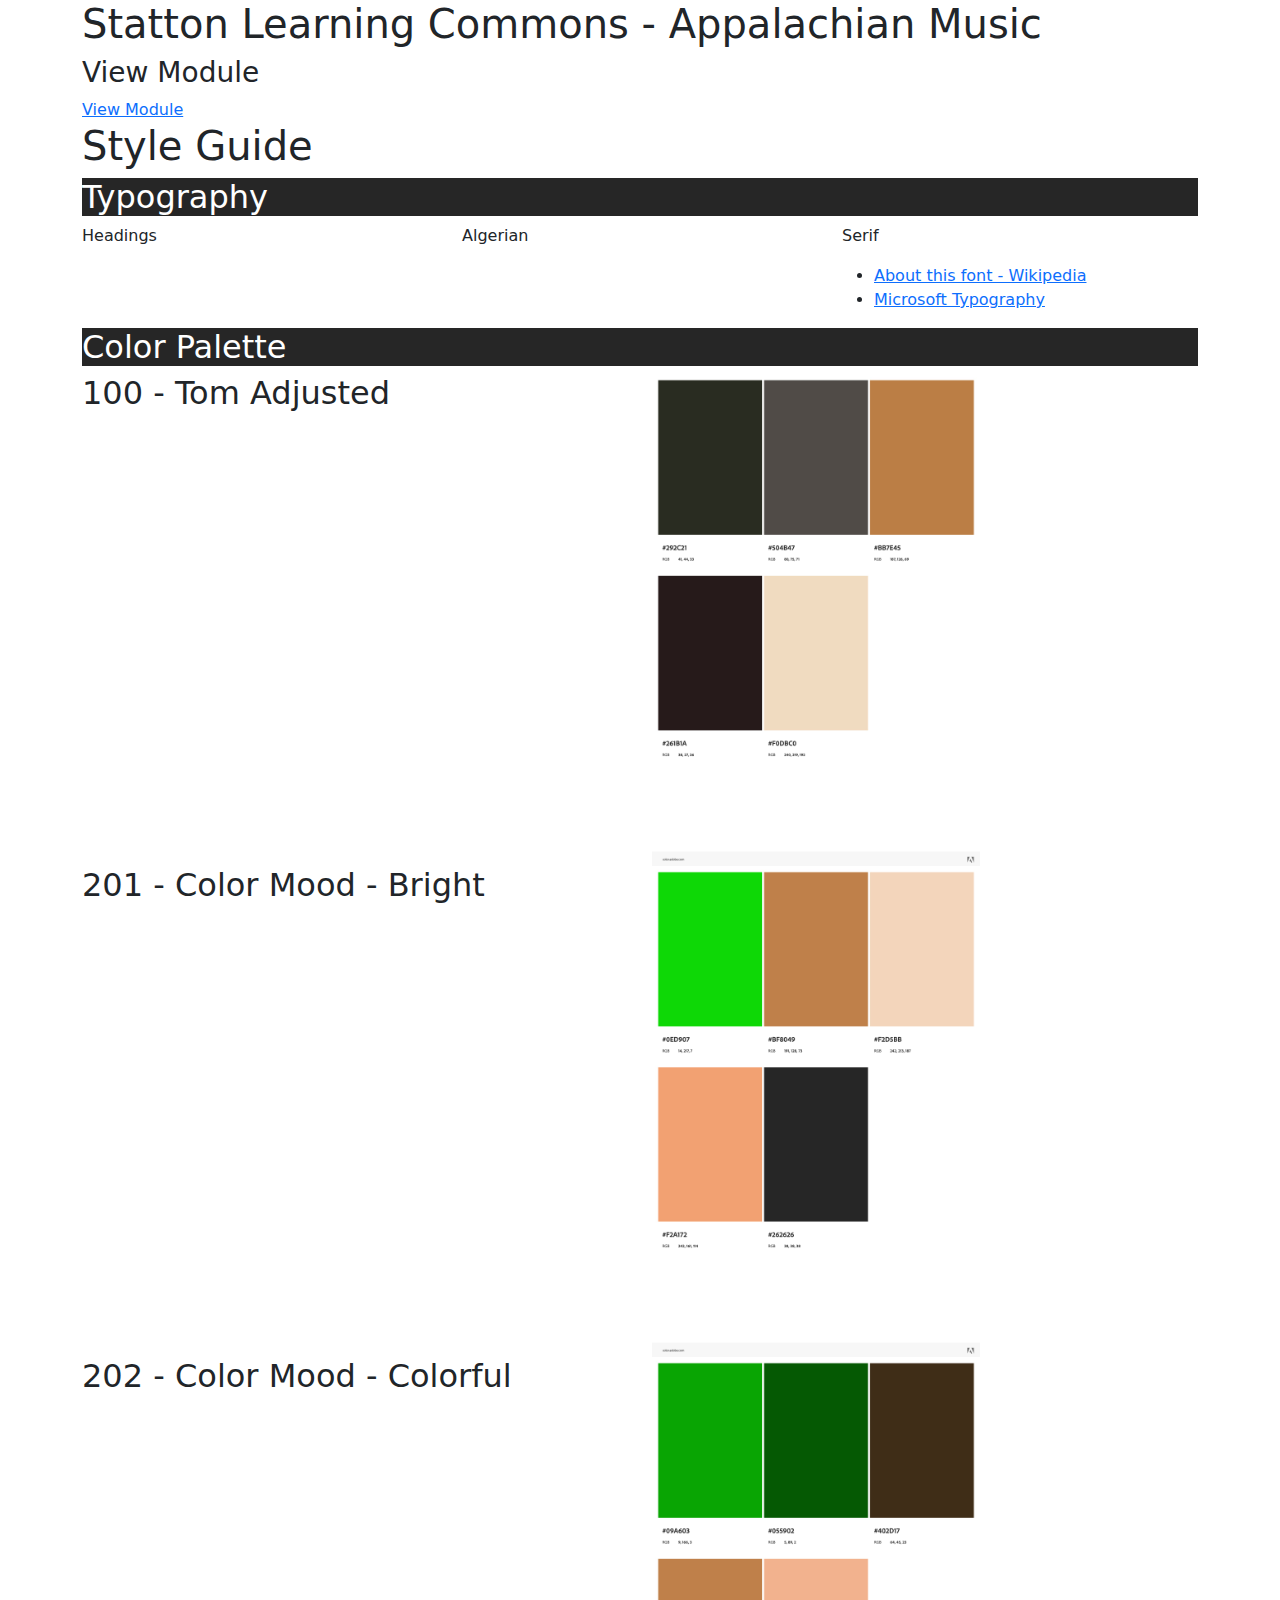
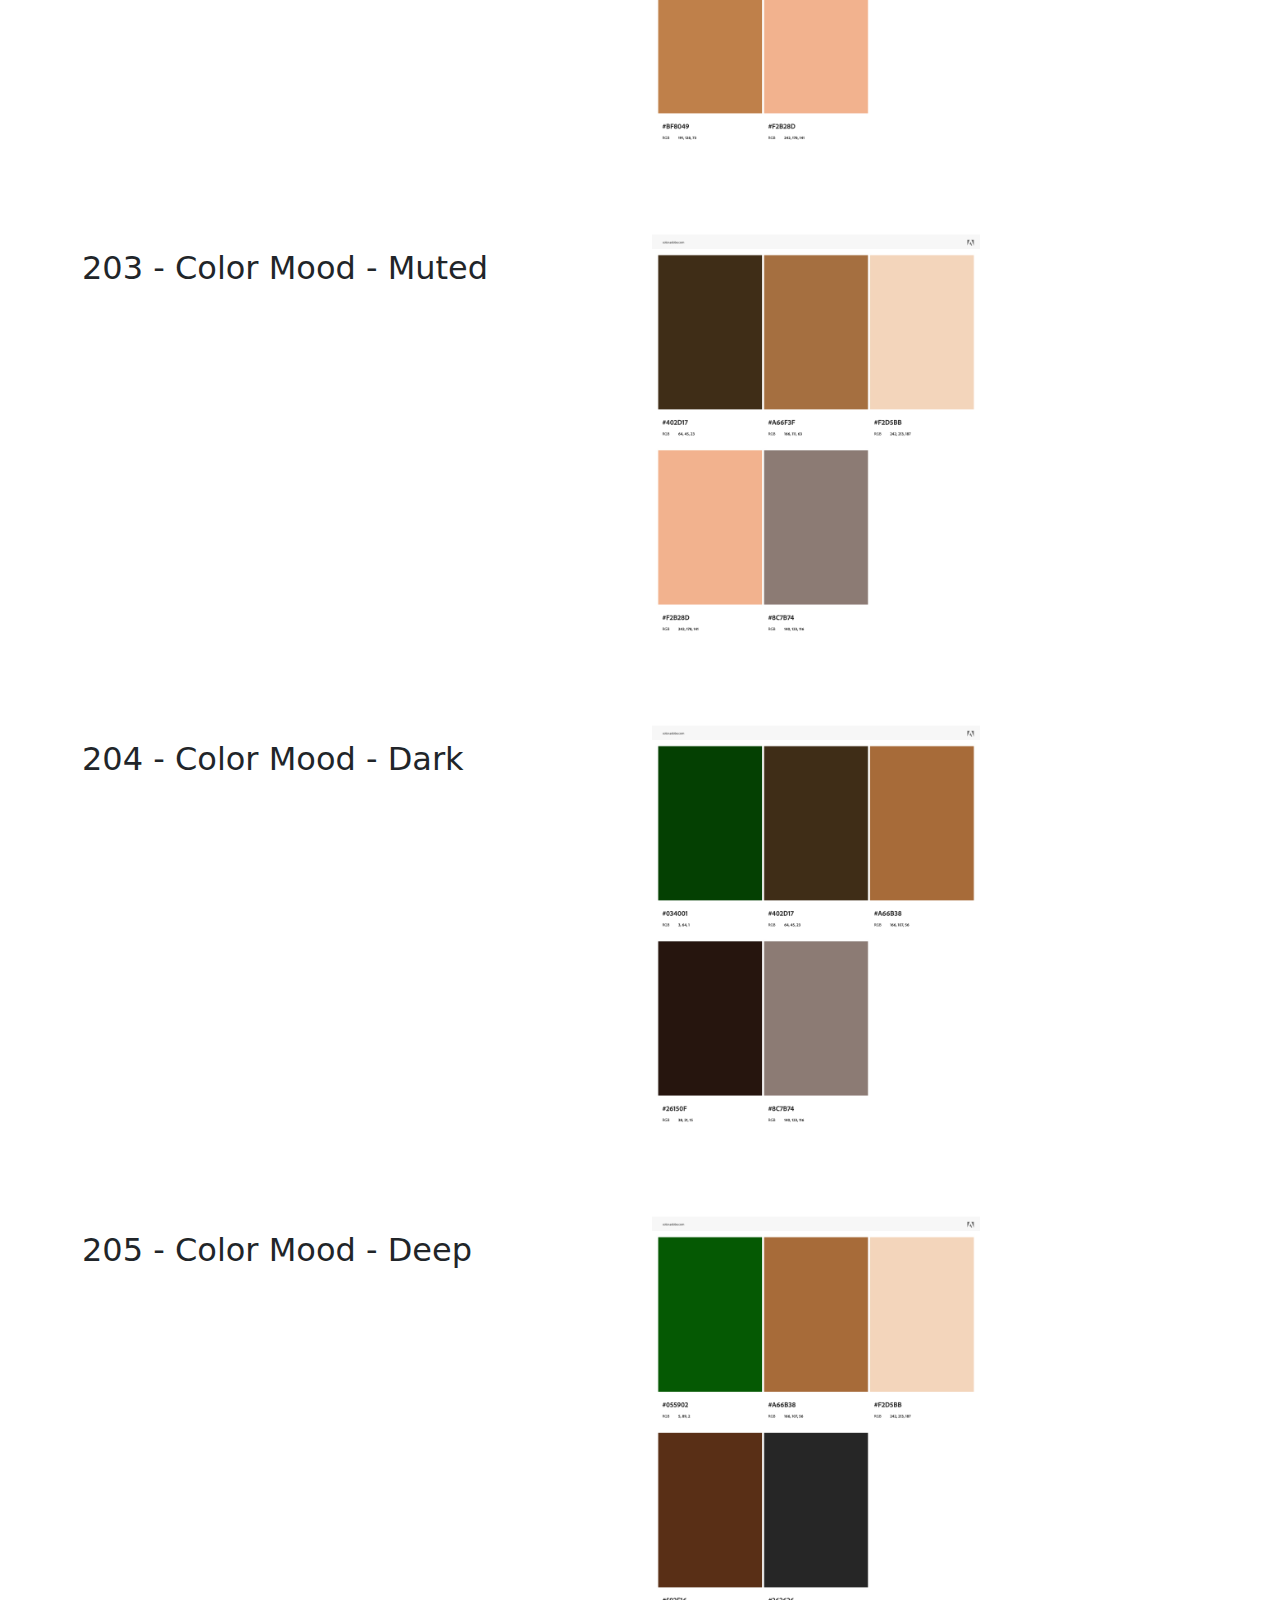
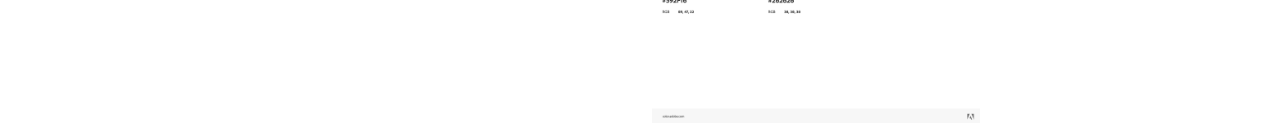
<file: index.html>
<!doctype html>
<html lang="en">
<head>
<title>SLC - Appalachian Music</title>
<meta charset="utf-8">
<meta name="viewport" content="width=device-width, initial-scale=1">
<link href="https://cdn.jsdelivr.net/npm/bootstrap@5.3.3/dist/css/bootstrap.min.css" rel="stylesheet" integrity="sha384-QWTKZyjpPEjISv5WaRU9OFeRpok6YctnYmDr5pNlyT2bRjXh0JMhjY6hW+ALEwIH" crossorigin="anonymous">
</head>
<body>
<div class="container">
	<div class="row">
		<div class="col-md-12">
			<h1>Statton Learning Commons - Appalachian Music</h1>
    		<h3>View Module</h3>
    		<a href="Appalachian%20Music/story.html">View Module</a>
		</div>	
	</div>
	<div class="row">
		<div class="col-md-12">
			<h1>Style Guide</h1>
		</div>
	</div>
	<div class="row">
		<div class="col-md-12">
			<h2 style="background:#262626;color:white;">Typography</h2>
		</div>
	</div>
<!-- Heading -->
	<div class="row">
		<div class="col-md-4">
			Headings
		</div>
		<div class="col-md-4">
			Algerian
		</div>
		<div class="col-md-4">
			<p>Serif</p>
			<ul>
			<li><a href="https://en.wikipedia.org/wiki/Algerian_(typeface)">About this font - Wikipedia</a></li>
			<li><a href="https://learn.microsoft.com/en-us/typography/font-list/algerian">Microsoft Typography</a></li>
			</ul>
		</div>
	</div>
<!-- Body Text -->

	<div class="row">
		<div class="col-md-12">
			<h2 style="background:#262626;color:white;">Color Palette</h2>
		</div>
	</div>
	<div class="row">
		<div class="col-md-6">
			<h2>100 - Tom Adjusted</h2>
		</div>
		<div class="col-md-6">
			<img width="60%" height="*" src="images/Appalachian-Music-01.jpg">
		</div>
	</div>
	<div class="row">
		<div class="col-md-6">
			<h2>201 - Color Mood - Bright</h2>
		</div>
		<div class="col-md-6">
			<img width="60%" height="*" src="images/Appalachian-Music-02.jpg">
		</div>
	</div>
	<div class="row">
		<div class="col-md-6">
			<h2>202 - Color Mood - Colorful</h2>
		</div>
		<div class="col-md-6">
			<img width="60%" height="*" src="images/Appalachian-Music-03.jpg">
		</div>
	</div>
	<div class="row">
		<div class="col-md-6">
			<h2>203 - Color Mood - Muted</h2>
		</div>
		<div class="col-md-6">
			<img width="60%" height="*" src="images/Appalachian-Music-04.jpg">
		</div>
	</div>
	<div class="row">
		<div class="col-md-6">
			<h2>204 - Color Mood - Dark</h2>
		</div>
		<div class="col-md-6">
			<img width="60%" height="*" src="images/Appalachian-Music-05.jpg">
		</div>
	</div>
	<div class="row">
		<div class="col-md-6">
			<h2>205 - Color Mood - Deep</h2>
		</div>
		<div class="col-md-6">
			<img width="60%" height="*" src="images/Appalachian-Music-05-01.jpg">
		</div>
	</div>
</div>
<script src="https://cdn.jsdelivr.net/npm/@popperjs/core@2.11.8/dist/umd/popper.min.js" integrity="sha384-I7E8VVD/ismYTF4hNIPjVp/Zjvgyol6VFvRkX/vR+Vc4jQkC+hVqc2pM8ODewa9r" crossorigin="anonymous"></script>
<script src="https://cdn.jsdelivr.net/npm/bootstrap@5.3.3/dist/js/bootstrap.min.js" integrity="sha384-0pUGZvbkm6XF6gxjEnlmuGrJXVbNuzT9qBBavbLwCsOGabYfZo0T0to5eqruptLy" crossorigin="anonymous"></script>
</body>
</html>
</file>
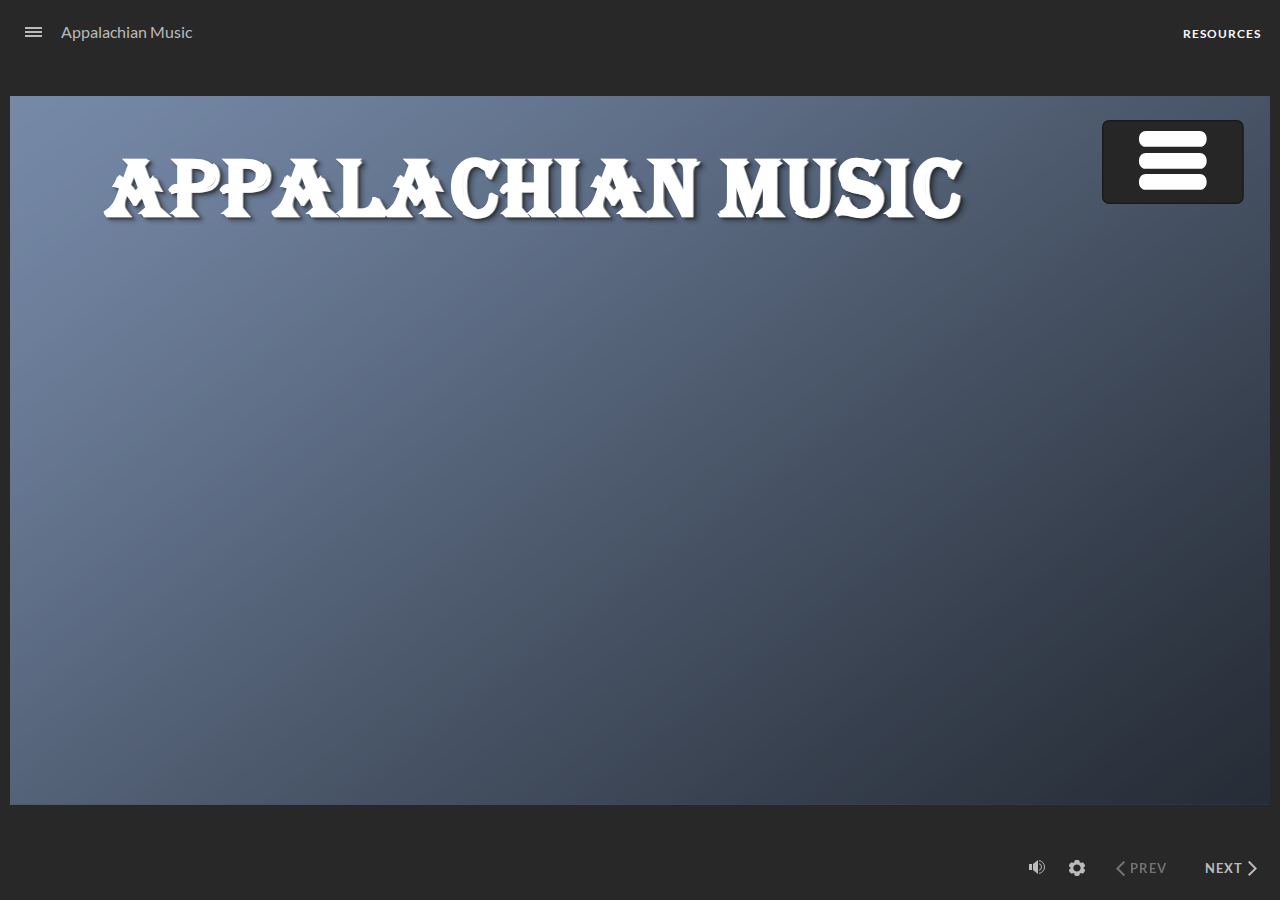
<file: Appalachian Music/story.html>
﻿<!doctype html>
<html lang="en-US">
<head>
  <meta charset="utf-8">
  <!-- Created using Storyline 360 x64 - http://www.articulate.com  -->
  <!-- version: 3.95.33670.0 -->
  <title>Appalachian Music</title>
  <meta http-equiv="x-ua-compatible" content="IE=edge"/>
  <meta name="viewport" content="width=device-width,initial-scale=1,user-scalable=no,shrink-to-fit=no,minimal-ui"/>
  <meta name="apple-mobile-web-app-capable" content="yes"/>
  <style>
    html, body { height: 100%; padding: 0; margin: 0 }
    #app { height: 100%; width: 100%; }
  </style>

  <script>
    window.DS = {};
    window.globals = {
      DATA_PATH_BASE: '',
      HAS_FRAME: true,
      HAS_SLIDE: true,

      lmsPresent: false,
      tinCanPresent: false,
      cmi5Present: false,
      aoSupport: false,
      scale: 'noscale',
      captureRc: false,
      browserSize: 'optimal',
      bgColor: '#282828',
      features: 'DropInAcc,DropInBase,DropInCore,DropInInteractions,DropInMisc,DropInVectors,DropInVideo,LayerPresentAsDialog,MultipleQuizTracking,UpdatedThemeEditor',
      themeName: 'unified',
      preloaderColor: '#FFFFFF',
      suppressAnalytics: false,
      productChannel: 'stable',
      publishSource: 'storyline',
      aid: 'aid|d3e149d4-6d09-456f-bc69-fa8b227cc534',
      cid: 'ecc668c7-6fde-4c43-90f1-6bd2ea7ea9e3',
      playerVersion: '3.95.33670.0',
      publishTimestamp: '2025-01-02T21:15:18.4044416Z',
      maxIosVideoElements: 10,
      connectionSettings: { message: 'You%20are%20offline.%20Trying%20to%20reconnect...', useDarkTheme: false, mode: 'disabled' },
      hasFeature: function(feature) {
        return this.features.split(',').includes(feature);
      },
      
      parseParams: function(qs) {
        if (window.globals.parsedParams != null) {
          return window.globals.parsedParams;
        }
        qs = (qs || window.location.search.substr(1)).split('+').join(' ');
        var params = {},
            tokens,
            re = /[?&]?([^=]+)=([^&]*)/g;

        while (tokens = re.exec(qs)) {
          params[decodeURIComponent(tokens[1]).trim()] =
            decodeURIComponent(tokens[2]).trim();
        }
        window.globals.parsedParams = params;
        return params;
      }

    };
  </script>
  <script>
    var isIe11 = ('ActiveXObject' in window || window.MSBlobBuilder != null)
      && window.msCrypto != null && !window.ActiveXObject;
    if (isIe11) {
      window.globals.unsupportedBrowser = true;
      document.write(atob('[base64]'));
    }
  </script>

  <script>
    if (window.globals.hasFeature('MultiLanguageSinglePackageSupport')) {
      
      
    }
  </script>

  
  <script>window.THREE = { };</script>
  
</head>
<body style="background: #282828" class="cs-HTML theme-unified">
  <!-- 360 -->
  <script>!function(){var e,i=/iPhone/i,o=/iPod/i,n=/iPad/i,t=/\biOS-universal(?:.+)Mac\b/i,r=/\bAndroid(?:.+)Mobile\b/i,a=/Android/i,d=/(?:SD4930UR|\bSilk(?:.+)Mobile\b)/i,p=/Silk/i,l=/Windows Phone/i,u=/\bWindows(?:.+)ARM\b/i,b=/BlackBerry/i,s=/BB10/i,c=/Opera Mini/i,f=/\b(CriOS|Chrome)(?:.+)Mobile/i,h=/Mobile(?:.+)Firefox\b/i,v=function(e){return void 0!==e&&"MacIntel"===e.platform&&"number"==typeof e.maxTouchPoints&&e.maxTouchPoints>1&&"undefined"==typeof MSStream};e=function(e){var m={userAgent:"",platform:"",maxTouchPoints:0};e||"undefined"==typeof navigator?"string"==typeof e?m.userAgent=e:e&&e.userAgent&&(m={userAgent:e.userAgent,platform:e.platform,maxTouchPoints:e.maxTouchPoints||0}):m={userAgent:navigator.userAgent,platform:navigator.platform,maxTouchPoints:navigator.maxTouchPoints||0};var g=m.userAgent,y=g.split("[FBAN");void 0!==y[1]&&(g=y[0]),void 0!==(y=g.split("Twitter"))[1]&&(g=y[0]);var A=function(e){return function(i){return i.test(e)}}(g),w={apple:{phone:A(i)&&!A(l),ipod:A(o),tablet:!A(i)&&(A(n)||v(m))&&!A(l),universal:A(t),device:(A(i)||A(o)||A(n)||A(t)||v(m))&&!A(l)},amazon:{phone:A(d),tablet:!A(d)&&A(p),device:A(d)||A(p)},android:{phone:!A(l)&&A(d)||!A(l)&&A(r),tablet:!A(l)&&!A(d)&&!A(r)&&(A(p)||A(a)),device:!A(l)&&(A(d)||A(p)||A(r)||A(a))||A(/\bokhttp\b/i)},windows:{phone:A(l),tablet:A(u),device:A(l)||A(u)},other:{blackberry:A(b),blackberry10:A(s),opera:A(c),firefox:A(h),chrome:A(f),device:A(b)||A(s)||A(c)||A(h)||A(f)},any:!1,phone:!1,tablet:!1};return w.any=w.apple.device||w.android.device||w.windows.device||w.other.device,w.phone=w.apple.phone||w.android.phone||w.windows.phone,w.tablet=w.apple.tablet||w.android.tablet||w.windows.tablet,w}(),"object"==typeof exports&&"undefined"!=typeof module?module.exports=e:"function"==typeof define&&define.amd?define((function(){return e})):this.isMobile=e}();
    window.isMobile.apple.tablet = window.isMobile.apple.tablet ||
      (navigator.platform === 'MacIntel' && navigator.maxTouchPoints > 1);
    window.isMobile.apple.device = window.isMobile.apple.device || window.isMobile.apple.tablet;
    window.isMobile.tablet = window.isMobile.tablet || window.isMobile.apple.tablet;
    window.isMobile.any = window.isMobile.any || window.isMobile.apple.tablet;
  </script>

  <div id="focus-sink" tabindex="-1"></div>

  <div id="preso"></div>
  <script>
    (function() {

      var classTypes = [ 'desktop', 'mobile', 'phone', 'tablet' ];

      var addDeviceClasses = function(prefix, testObj) {
        var curr, i;
        for (i = 0; i < classTypes.length; i++) {
          curr = classTypes[i];
          if (testObj[curr]) {
            document.body.classList.add(prefix + curr);
          }
        }
      };

      var params = window.globals.parseParams(),
          isDevicePreview = params.devicepreview === '1',
          isPhoneOverride = params.deviceType === 'phone' || (isDevicePreview && params.phone == '1'),
          isTabletOverride = (params.deviceType === 'tablet' || isDevicePreview) && !isPhoneOverride,
          isMobileOverride = isPhoneOverride || isTabletOverride;

      var deviceView = {
        desktop: !window.isMobile.any && !isMobileOverride,
        mobile: window.isMobile.any || isMobileOverride,
        phone: isPhoneOverride || (window.isMobile.phone && !isTabletOverride),
        tablet: isTabletOverride || window.isMobile.tablet
      };

      window.globals.deviceView = deviceView;
      window.isMobile.desktop = !window.isMobile.any;
      window.isMobile.mobile = window.isMobile.any;

      addDeviceClasses('view-', deviceView);

    })();
  </script>
  
  <script src='story_content/triggers.js' type=text/javascript></script>
<script src='story_content/user.js' type=text/javascript></script>
  <div class="slide-loader"></div>

  <script>
    var doc = document, loader = doc.body.querySelector('.slide-loader'); [ 1, 2, 3 ].forEach(function(n) { var d = doc.createElement('div'); d.style.backgroundColor = window.globals.preloaderColor; d.classList.add('mobile-loader-dot'); d.classList.add('dot' + n); loader.appendChild(d); });
  </script>

  <div class="mobile-load-title-overlay" style="display: none">
    <div class="mobile-load-title">Appalachian Music</div>
  </div>

  <div class="mobile-chrome-warning"></div>

  
<style>
  .warn-connection-dialog {
    display: none;
    background: transparent;
    pointer-events: all;
    position: fixed;
    left: 0;
    top: 0;
    width: 100%;
    height: 100%;
    z-index: 999;
  }

  .warn-connection-content {
    pointer-events: all;
    border-radius: 4px;
    background: white;
    border: 1px solid #E7E7E7;
    color: #333333;
    box-shadow: 0 2px 4px rgba(0, 0, 0, 0.25);
    transition: all 150ms ease-out;
    position: absolute;
    white-space: nowrap;
  }

  .view-phone.is-landscape .warn-connection-content {
    left: 23px;
    bottom: 23px;
  }

  .view-tablet.is-landscape .warn-connection-content {
    left: 50%;
    top: 20px;
    transform: translateX(-50%);
  }

  .view-mobile.is-portrait .warn-connection-content {
    transform: translate(-50%, calc(-100% - 15px));
  }

  .warn-connection-content p {
    display: inline-block;
    margin: 0 8px 0 0;
    line-height: 33px;
    font-size: 11px;
  }

  .warn-connection-content svg {
    position: relative;
    vertical-align: middle;
    margin: 0 2px 2px 8px;
  }

  .view-desktop .warn-connection-content {
    left: 1.5em;
    bottom: 1.5em;
  }

  .view-desktop .warn-connection-content p {
    font-size: 1.1em;
  }

  .is-offline .warn-connection-dialog {
    display: block;
  }

  .is-offline .cs-panel * {
    pointer-events: none !important;
  }

  .is-offline .cs-panel {
    pointer-events: all !important;
  }

  .is-offline #nav-controls * {
    pointer-events: none !important;
  }

  .is-offline #nav-controls {
    pointer-events: all !important;
  }
</style>

<div class="warn-connection-dialog" role="alertdialog" aria-modal="true" tabindex="0" aria-labelledby="warn-connection-message">
  <div class="warn-connection-content">
    <svg width="17" height="15" viewBox="0 0 17 15" xmlns="http://www.w3.org/2000/svg">
      <path fill="#8F0000" stroke="white" d="M16.07,12.98 L15.88,12.23 L9.51,1.21 C8.97,0.26,7.6,0.26,7.06,1.21 L0.69,12.23 C0.15,13.16,0.81,14.36,1.91,14.36 H14.65 C15.47,14.36,16.05,13.7,16.07,12.98 Z"/>
      <path fill="white" stroke="white" d="M8.58,5.5 C8.35,5.28,8.5,5.35,8.21,5.32 C8.09,5.35,7.97,5.49,7.96,5.67 C7.97,5.79,7.98,5.92,7.98,6.04 L7.98,6.04 C7.99,6.17,8,6.31,8.01,6.43 L8.01,6.44 C8.03,6.92,8.06,7.41,8.09,7.9 L8.09,7.9 C8.12,8.39,8.14,8.88,8.17,9.37 C8.17,9.39,8.18,9.42,8.2,9.44 C8.23,9.46,8.25,9.47,8.28,9.47 C8.31,9.47,8.34,9.46,8.35,9.44 C8.37,9.43,8.38,9.4,8.39,9.35 L8.39,9.34 C8.39,9.24,8.4,9.15,8.4,9.05 L8.4,9.05 C8.41,8.96,8.41,8.86,8.42,8.75 C8.43,8.44,8.45,8.12,8.47,7.81 L8.47,7.81 C8.49,7.49,8.51,7.18,8.53,6.87 C8.55,6.46,8.56,6.05,8.59,5.64 L8.6,5.62 C8.6,5.57,8.59,5.53,8.58,5.5 L8.21,5.32 Z"/>
      <circle fill="white" stroke="white" cx="8.3" cy="11.35" r="0.3"/>
    </svg>
    <p id="warn-connection-message">You are offline. Trying to reconnect...</p>
  </div>
</div>

<script>
  (function() {
    window.DS.connection = {
      warningShown: false,
      assets: {},
      loadingAssetGroup: false,
      retryDelay: 500
    };

    var connectionSettings = window.globals.connectionSettings || {};

    var useConnectionMessages = window.AbortController != null &&
      window.location.protocol != 'file:' &&
      connectionSettings.mode === 'normal';

    window.DS.connection.useConnectionMessages = useConnectionMessages;

    var assetCount = 0;
    var checkLoadedId;


    if (useConnectionMessages && connectionSettings != null) {
      var contentEl = document.querySelector('.warn-connection-content');
      var messageEl = contentEl.querySelector('p');

      if (connectionSettings.useDarkTheme) {
        contentEl.style.borderColor = '#BABBBA';
        contentEl.style.backgroundColor = '#282828';
        contentEl.style.color = '#FFFFFF';
      }

      if (connectionSettings.message != null) {
        messageEl.textContent = window.decodeURIComponent(connectionSettings.message);
      }
    }

    function checkAssetsReady() {
      for (var i in DS.connection.assets) {
        if (!DS.connection.assets[i].success) {
          return false;
        }
      }
      return true;
    }

    function stopAssetGroup() {
      if (!useConnectionMessages) { return; }

      assetCount = 0;

      DS.connection.oldAssetGroup = DS.connection.assets;
      DS.connection.assets = {};
      DS.connection.loadingAssetGroup = false;
      clearInterval(checkLoadedId);
    }

    function startAssetGroup() {
      if (!useConnectionMessages) { return; }
      var ticks = 0;
      clearInterval(checkLoadedId);
      checkLoadedId = setInterval(function() {
        var loaded = 0;
        if (assetCount === 0 && loaded === 0) {
          clearInterval(checkLoadedId);
          return;
        }

        for (var i in DS.connection.assets) {
          if (DS.connection.assets[i].success) {
            loaded++;
          }
        }

        if (assetCount === loaded && checkAssetsReady()) {
          for (var i in DS.connection.assets) {
            if (DS.connection.assets[i].action) {
              DS.connection.assets[i].action();
            }
          }
          hideWarning();
          stopAssetGroup();
        }
      }, 100)
    }

    function requiredAsset(url, action, retry, type) {
      if (!useConnectionMessages) { return; }
      if (DS.connection.assets[url]) { return; }

      DS.connection.assets[url] = {
        success: false, action: action, retry: retry, type: type
      };
      assetCount = Object.keys(DS.connection.assets).length;
      if (!DS.connection.loadingAssetGroup) {
        startAssetGroup();
      }
      DS.connection.loadingAssetGroup = true;
    }

    function assetLoaded(url) {
      if (!useConnectionMessages) { return; }
      if (DS.connection.assets[url]) {
        DS.connection.assets[url].success = true;
      }
    }

    function assetFailed(url) {
      if (!useConnectionMessages) { return; }
      if (!DS.connection.assets[url]) {
        if (/\.js$/.test(url) && url.indexOf('transcripts') === -1) {
          setTimeout(function() {
            if (DS.connection.lastSlideLoaded != null) {
              DS.connection.lastSlideLoaded();
            }
          }, DS.connection.retryDelay);
        }
        return;
      }
      if (!DS.connection.warningShown) { showWarning(); }
      if (DS.connection.assets[url].retry) {
        setTimeout(function() {
          if (!DS.connection.assets[url].success) {
            DS.connection.assets[url].retry()
          }
        }, DS.connection.retryDelay);
      }
    }

    function hideWarning() {
      document.body.classList.remove('is-offline');
      DS.connection.warningShown = false;
      enableKeys();
    }
    DS.connection.hideWarning = hideWarning

    function showWarning(btn) {
      document.body.classList.add('is-offline')
      DS.connection.warningShown = true;
      updateWarningPosition();
      disableKeys();
    }

    function updateWarningPosition() {
      if (!DS.connection.warningShown) {
        return;
      }

      var isPortrait = document.body.classList.contains('is-portrait');
      var isMobile = document.body.classList.contains('view-mobile');
      var warningEl = document.querySelector('.warn-connection-content');

      if (isPortrait && isMobile) {
        var slide = document.querySelector('.primary-slide');
        var slideRect = slide != null
          ? slide.getBoundingClientRect()
          : { top: window.innerHeight, left: 0, width: window.innerWidth };

        warningEl.style.top = `${slideRect.top}px`
        warningEl.style.left = `${slideRect.left + slideRect.width / 2}px`
      } else {
        warningEl.style.top = null;
        warningEl.style.left = null;
      }

      window.requestAnimationFrame(updateWarningPosition);
    }

    function onDisableKeyDown(e) {
      e.preventDefault();
      e.stopImmediatePropagation();
    }

    function onDisableKeyUp(e) {
      e.preventDefault();
      e.stopImmediatePropagation();
    }

    var accStyle = document.createElement('style');
    var warnDialogEl = document.querySelector('.warn-connection-dialog');

    function disableKeys() {
      if (DS.views && DS.views.nsStack && DS.views.nsStack.length === 1) {
        DS.views.nsStack[0].tabReachable = false
        DS.views.nsStack[0].updateTabIndex(true, true);
      }

      accStyle.innerHTML = '.acc-shadow-dom { display: none; }';
      document.body.appendChild(accStyle);

      warnDialogEl.parentNode.append(warnDialogEl);
      warnDialogEl.focus();
    }

    function enableKeys() {
      accStyle.remove();
      if (DS.views && DS.views.nsStack && DS.views.nsStack.length === 1 && DS.views.nsStack[0].name === '_frame') {
        DS.views.nsStack[0].tabReachable = true;
        DS.views.nsStack[0].updateTabIndex();
      }
    }

    // these will all be noops if the feature flag isn't set in
    // the data and `window.globals.features`
    DS.connection.requiredAsset = requiredAsset;
    DS.connection.assetLoaded = assetLoaded;
    DS.connection.assetFailed = assetFailed;
    DS.connection.stopAssetGroup = stopAssetGroup;
    DS.connection.startAssetGroup = startAssetGroup;
  })();
</script>


  <script>
    
    if (window.autoSpider && window.vInterfaceObject) {
      document.querySelector('.mobile-load-title-overlay').style.display = 'none';
    }
  </script>

  

  <link rel="stylesheet" href="html5/data/css/output.min.css" data-noprefix/>
</body>
<script src="html5/lib/scripts/bootstrapper.min.js"></script>
</html>
</file>
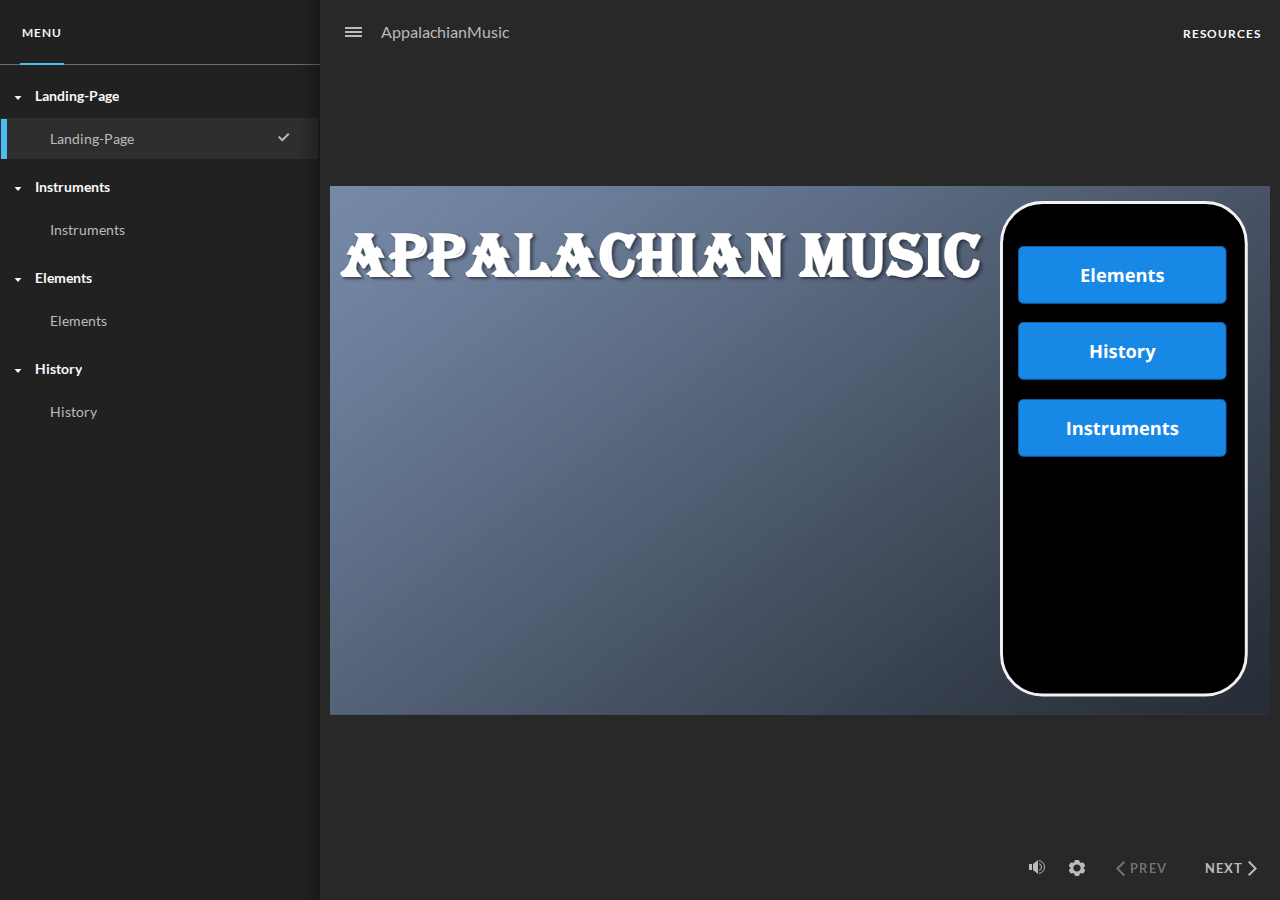
<file: AppalachianMusic/story.html>
﻿<!doctype html>
<html lang="en-US">
<head>
  <meta charset="utf-8">
  <!-- Created using Storyline 360 x64 - http://www.articulate.com  -->
  <!-- version: 3.88.32574.0 -->
  <title>AppalachianMusic</title>
  <meta http-equiv="x-ua-compatible" content="IE=edge"/>
  <meta name="viewport" content="width=device-width,initial-scale=1,user-scalable=no,shrink-to-fit=no,minimal-ui"/>
  <meta name="apple-mobile-web-app-capable" content="yes"/>
  <style>
    html, body { height: 100%; padding: 0; margin: 0 }
    #app { height: 100%; width: 100%; }
  </style>

  <script>
    window.DS = {};
    window.globals = {
      DATA_PATH_BASE: '',
      HAS_FRAME: true,
      HAS_SLIDE: true,

      lmsPresent: false,
      tinCanPresent: false,
      cmi5Present: false,
      aoSupport: false,
      scale: 'noscale',
      captureRc: false,
      browserSize: 'optimal',
      bgColor: '#282828',
      features: 'DropInBase,DropInCore,DropInInteractions,DropInMisc,DropInVectors,DropInVideo,LayerPresentAsDialog,MultipleQuizTracking,UpdatedThemeEditor',
      themeName: 'unified',
      preloaderColor: '#FFFFFF',
      suppressAnalytics: false,
      productChannel: 'stable',
      publishSource: 'storyline',
      aid: 'aid|d3e149d4-6d09-456f-bc69-fa8b227cc534',
      cid: 'ecc668c7-6fde-4c43-90f1-6bd2ea7ea9e3',
      playerVersion: '3.88.32574.0',
      publishTimestamp: '2024-12-26T04:30:12.3981370Z',
      maxIosVideoElements: 10,
      connectionSettings: { message: 'You%20are%20offline.%20Trying%20to%20reconnect...', useDarkTheme: false, mode: 'disabled' },
      hasFeature: function(feature) {
        return this.features.split(',').includes(feature);
      },
      
      parseParams: function(qs) {
        if (window.globals.parsedParams != null) {
          return window.globals.parsedParams;
        }
        qs = (qs || window.location.search.substr(1)).split('+').join(' ');
        var params = {},
            tokens,
            re = /[?&]?([^=]+)=([^&]*)/g;

        while (tokens = re.exec(qs)) {
          params[decodeURIComponent(tokens[1]).trim()] =
            decodeURIComponent(tokens[2]).trim();
        }
        window.globals.parsedParams = params;
        return params;
      }

    };
  </script>
  <script>
    var isIe11 = ('ActiveXObject' in window || window.MSBlobBuilder != null)
      && window.msCrypto != null && !window.ActiveXObject;
    if (isIe11) {
      window.globals.unsupportedBrowser = true;
      document.write(atob('[base64]'));
    }
  </script>

  <script>
    if (window.globals.hasFeature('MultiLanguageSupport')) {
      
      
    }
  </script>

  
  <script>window.THREE = { };</script>
  
</head>
<body style="background: #282828" class="cs-HTML theme-unified">
  <!-- 360 -->
  <script>!function(){var e,i=/iPhone/i,o=/iPod/i,n=/iPad/i,t=/\biOS-universal(?:.+)Mac\b/i,r=/\bAndroid(?:.+)Mobile\b/i,a=/Android/i,d=/(?:SD4930UR|\bSilk(?:.+)Mobile\b)/i,p=/Silk/i,l=/Windows Phone/i,u=/\bWindows(?:.+)ARM\b/i,b=/BlackBerry/i,s=/BB10/i,c=/Opera Mini/i,f=/\b(CriOS|Chrome)(?:.+)Mobile/i,h=/Mobile(?:.+)Firefox\b/i,v=function(e){return void 0!==e&&"MacIntel"===e.platform&&"number"==typeof e.maxTouchPoints&&e.maxTouchPoints>1&&"undefined"==typeof MSStream};e=function(e){var m={userAgent:"",platform:"",maxTouchPoints:0};e||"undefined"==typeof navigator?"string"==typeof e?m.userAgent=e:e&&e.userAgent&&(m={userAgent:e.userAgent,platform:e.platform,maxTouchPoints:e.maxTouchPoints||0}):m={userAgent:navigator.userAgent,platform:navigator.platform,maxTouchPoints:navigator.maxTouchPoints||0};var g=m.userAgent,y=g.split("[FBAN");void 0!==y[1]&&(g=y[0]),void 0!==(y=g.split("Twitter"))[1]&&(g=y[0]);var A=function(e){return function(i){return i.test(e)}}(g),w={apple:{phone:A(i)&&!A(l),ipod:A(o),tablet:!A(i)&&(A(n)||v(m))&&!A(l),universal:A(t),device:(A(i)||A(o)||A(n)||A(t)||v(m))&&!A(l)},amazon:{phone:A(d),tablet:!A(d)&&A(p),device:A(d)||A(p)},android:{phone:!A(l)&&A(d)||!A(l)&&A(r),tablet:!A(l)&&!A(d)&&!A(r)&&(A(p)||A(a)),device:!A(l)&&(A(d)||A(p)||A(r)||A(a))||A(/\bokhttp\b/i)},windows:{phone:A(l),tablet:A(u),device:A(l)||A(u)},other:{blackberry:A(b),blackberry10:A(s),opera:A(c),firefox:A(h),chrome:A(f),device:A(b)||A(s)||A(c)||A(h)||A(f)},any:!1,phone:!1,tablet:!1};return w.any=w.apple.device||w.android.device||w.windows.device||w.other.device,w.phone=w.apple.phone||w.android.phone||w.windows.phone,w.tablet=w.apple.tablet||w.android.tablet||w.windows.tablet,w}(),"object"==typeof exports&&"undefined"!=typeof module?module.exports=e:"function"==typeof define&&define.amd?define((function(){return e})):this.isMobile=e}();
    window.isMobile.apple.tablet = window.isMobile.apple.tablet ||
      (navigator.platform === 'MacIntel' && navigator.maxTouchPoints > 1);
    window.isMobile.apple.device = window.isMobile.apple.device || window.isMobile.apple.tablet;
    window.isMobile.tablet = window.isMobile.tablet || window.isMobile.apple.tablet;
    window.isMobile.any = window.isMobile.any || window.isMobile.apple.tablet;
  </script>

  <div id="focus-sink" tabindex="-1"></div>

  <div id="preso"></div>
  <script>
    (function() {

      var classTypes = [ 'desktop', 'mobile', 'phone', 'tablet' ];

      var addDeviceClasses = function(prefix, testObj) {
        var curr, i;
        for (i = 0; i < classTypes.length; i++) {
          curr = classTypes[i];
          if (testObj[curr]) {
            document.body.classList.add(prefix + curr);
          }
        }
      };

      var params = window.globals.parseParams(),
          isDevicePreview = params.devicepreview === '1',
          isPhoneOverride = params.deviceType === 'phone' || (isDevicePreview && params.phone == '1'),
          isTabletOverride = (params.deviceType === 'tablet' || isDevicePreview) && !isPhoneOverride,
          isMobileOverride = isPhoneOverride || isTabletOverride;

      var deviceView = {
        desktop: !window.isMobile.any && !isMobileOverride,
        mobile: window.isMobile.any || isMobileOverride,
        phone: isPhoneOverride || (window.isMobile.phone && !isTabletOverride),
        tablet: isTabletOverride || window.isMobile.tablet
      };

      window.globals.deviceView = deviceView;
      window.isMobile.desktop = !window.isMobile.any;
      window.isMobile.mobile = window.isMobile.any;

      addDeviceClasses('view-', deviceView);

    })();
  </script>
  
  <script src='story_content/triggers.js' type=text/javascript></script>
<script src='story_content/user.js' type=text/javascript></script>
  <div class="slide-loader"></div>

  <script>
    var doc = document, loader = doc.body.querySelector('.slide-loader'); [ 1, 2, 3 ].forEach(function(n) { var d = doc.createElement('div'); d.style.backgroundColor = window.globals.preloaderColor; d.classList.add('mobile-loader-dot'); d.classList.add('dot' + n); loader.appendChild(d); });
  </script>

  <div class="mobile-load-title-overlay" style="display: none">
    <div class="mobile-load-title">AppalachianMusic</div>
  </div>

  <div class="mobile-chrome-warning"></div>

  
<style>
  .warn-connection-dialog {
    display: none;
    background: transparent;
    pointer-events: all;
    position: fixed;
    left: 0;
    top: 0;
    width: 100%;
    height: 100%;
    z-index: 999;
  }

  .warn-connection-content {
    pointer-events: all;
    border-radius: 4px;
    background: white;
    border: 1px solid #E7E7E7;
    color: #333333;
    box-shadow: 0 2px 4px rgba(0, 0, 0, 0.25);
    transition: all 150ms ease-out;
    position: absolute;
    white-space: nowrap;
  }

  .view-phone.is-landscape .warn-connection-content {
    left: 23px;
    bottom: 23px;
  }

  .view-tablet.is-landscape .warn-connection-content {
    left: 50%;
    top: 20px;
    transform: translateX(-50%);
  }

  .view-mobile.is-portrait .warn-connection-content {
    transform: translate(-50%, calc(-100% - 15px));
  }

  .warn-connection-content p {
    display: inline-block;
    margin: 0 8px 0 0;
    line-height: 33px;
    font-size: 11px;
  }

  .warn-connection-content svg {
    position: relative;
    vertical-align: middle;
    margin: 0 2px 2px 8px;
  }

  .view-desktop .warn-connection-content {
    left: 1.5em;
    bottom: 1.5em;
  }

  .view-desktop .warn-connection-content p {
    font-size: 1.1em;
  }

  .is-offline .warn-connection-dialog {
    display: block;
  }

  .is-offline .cs-panel * {
    pointer-events: none !important;
  }

  .is-offline .cs-panel {
    pointer-events: all !important;
  }

  .is-offline #nav-controls * {
    pointer-events: none !important;
  }

  .is-offline #nav-controls {
    pointer-events: all !important;
  }
</style>

<div class="warn-connection-dialog" role="alertdialog" aria-modal="true" tabindex="0" aria-labelledby="warn-connection-message">
  <div class="warn-connection-content">
    <svg width="17" height="15" viewBox="0 0 17 15" xmlns="http://www.w3.org/2000/svg">
      <path fill="#8F0000" stroke="white" d="M16.07,12.98 L15.88,12.23 L9.51,1.21 C8.97,0.26,7.6,0.26,7.06,1.21 L0.69,12.23 C0.15,13.16,0.81,14.36,1.91,14.36 H14.65 C15.47,14.36,16.05,13.7,16.07,12.98 Z"/>
      <path fill="white" stroke="white" d="M8.58,5.5 C8.35,5.28,8.5,5.35,8.21,5.32 C8.09,5.35,7.97,5.49,7.96,5.67 C7.97,5.79,7.98,5.92,7.98,6.04 L7.98,6.04 C7.99,6.17,8,6.31,8.01,6.43 L8.01,6.44 C8.03,6.92,8.06,7.41,8.09,7.9 L8.09,7.9 C8.12,8.39,8.14,8.88,8.17,9.37 C8.17,9.39,8.18,9.42,8.2,9.44 C8.23,9.46,8.25,9.47,8.28,9.47 C8.31,9.47,8.34,9.46,8.35,9.44 C8.37,9.43,8.38,9.4,8.39,9.35 L8.39,9.34 C8.39,9.24,8.4,9.15,8.4,9.05 L8.4,9.05 C8.41,8.96,8.41,8.86,8.42,8.75 C8.43,8.44,8.45,8.12,8.47,7.81 L8.47,7.81 C8.49,7.49,8.51,7.18,8.53,6.87 C8.55,6.46,8.56,6.05,8.59,5.64 L8.6,5.62 C8.6,5.57,8.59,5.53,8.58,5.5 L8.21,5.32 Z"/>
      <circle fill="white" stroke="white" cx="8.3" cy="11.35" r="0.3"/>
    </svg>
    <p id="warn-connection-message">You are offline. Trying to reconnect...</p>
  </div>
</div>

<script>
  (function() {
    window.DS.connection = {
      warningShown: false,
      assets: {},
      loadingAssetGroup: false,
      retryDelay: 500
    };

    var connectionSettings = window.globals.connectionSettings || {};

    var useConnectionMessages = window.AbortController != null &&
      window.location.protocol != 'file:' &&
      connectionSettings.mode === 'normal';

    window.DS.connection.useConnectionMessages = useConnectionMessages;

    var assetCount = 0;
    var checkLoadedId;


    if (useConnectionMessages && connectionSettings != null) {
      var contentEl = document.querySelector('.warn-connection-content');
      var messageEl = contentEl.querySelector('p');

      if (connectionSettings.useDarkTheme) {
        contentEl.style.borderColor = '#BABBBA';
        contentEl.style.backgroundColor = '#282828';
        contentEl.style.color = '#FFFFFF';
      }

      if (connectionSettings.message != null) {
        messageEl.textContent = window.decodeURIComponent(connectionSettings.message);
      }
    }

    function checkAssetsReady() {
      for (var i in DS.connection.assets) {
        if (!DS.connection.assets[i].success) {
          return false;
        }
      }
      return true;
    }

    function stopAssetGroup() {
      if (!useConnectionMessages) { return; }

      assetCount = 0;

      DS.connection.oldAssetGroup = DS.connection.assets;
      DS.connection.assets = {};
      DS.connection.loadingAssetGroup = false;
      clearInterval(checkLoadedId);
    }

    function startAssetGroup() {
      if (!useConnectionMessages) { return; }
      var ticks = 0;
      clearInterval(checkLoadedId);
      checkLoadedId = setInterval(function() {
        var loaded = 0;
        if (assetCount === 0 && loaded === 0) {
          clearInterval(checkLoadedId);
          return;
        }

        for (var i in DS.connection.assets) {
          if (DS.connection.assets[i].success) {
            loaded++;
          }
        }

        if (assetCount === loaded && checkAssetsReady()) {
          for (var i in DS.connection.assets) {
            if (DS.connection.assets[i].action) {
              DS.connection.assets[i].action();
            }
          }
          hideWarning();
          stopAssetGroup();
        }
      }, 100)
    }

    function requiredAsset(url, action, retry, type) {
      if (!useConnectionMessages) { return; }
      if (DS.connection.assets[url]) { return; }

      DS.connection.assets[url] = {
        success: false, action: action, retry: retry, type: type
      };
      assetCount = Object.keys(DS.connection.assets).length;
      if (!DS.connection.loadingAssetGroup) {
        startAssetGroup();
      }
      DS.connection.loadingAssetGroup = true;
    }

    function assetLoaded(url) {
      if (!useConnectionMessages) { return; }
      if (DS.connection.assets[url]) {
        DS.connection.assets[url].success = true;
      }
    }

    function assetFailed(url) {
      if (!useConnectionMessages) { return; }
      if (!DS.connection.assets[url]) {
        if (/\.js$/.test(url) && url.indexOf('transcripts') === -1) {
          setTimeout(function() {
            if (DS.connection.lastSlideLoaded != null) {
              DS.connection.lastSlideLoaded();
            }
          }, DS.connection.retryDelay);
        }
        return;
      }
      if (!DS.connection.warningShown) { showWarning(); }
      if (DS.connection.assets[url].retry) {
        setTimeout(function() {
          if (!DS.connection.assets[url].success) {
            DS.connection.assets[url].retry()
          }
        }, DS.connection.retryDelay);
      }
    }

    function hideWarning() {
      document.body.classList.remove('is-offline');
      DS.connection.warningShown = false;
      enableKeys();
    }
    DS.connection.hideWarning = hideWarning

    function showWarning(btn) {
      document.body.classList.add('is-offline')
      DS.connection.warningShown = true;
      updateWarningPosition();
      disableKeys();
    }

    function updateWarningPosition() {
      if (!DS.connection.warningShown) {
        return;
      }

      var isPortrait = document.body.classList.contains('is-portrait');
      var isMobile = document.body.classList.contains('view-mobile');
      var warningEl = document.querySelector('.warn-connection-content');

      if (isPortrait && isMobile) {
        var slide = document.querySelector('.primary-slide');
        var slideRect = slide != null
          ? slide.getBoundingClientRect()
          : { top: window.innerHeight, left: 0, width: window.innerWidth };

        warningEl.style.top = `${slideRect.top}px`
        warningEl.style.left = `${slideRect.left + slideRect.width / 2}px`
      } else {
        warningEl.style.top = null;
        warningEl.style.left = null;
      }

      window.requestAnimationFrame(updateWarningPosition);
    }

    function onDisableKeyDown(e) {
      e.preventDefault();
      e.stopImmediatePropagation();
    }

    function onDisableKeyUp(e) {
      e.preventDefault();
      e.stopImmediatePropagation();
    }

    var accStyle = document.createElement('style');
    var warnDialogEl = document.querySelector('.warn-connection-dialog');

    function disableKeys() {
      if (DS.views && DS.views.nsStack && DS.views.nsStack.length === 1) {
        DS.views.nsStack[0].tabReachable = false
        DS.views.nsStack[0].updateTabIndex(true, true);
      }

      accStyle.innerHTML = '.acc-shadow-dom { display: none; }';
      document.body.appendChild(accStyle);

      warnDialogEl.parentNode.append(warnDialogEl);
      warnDialogEl.focus();
    }

    function enableKeys() {
      accStyle.remove();
      if (DS.views && DS.views.nsStack && DS.views.nsStack.length === 1 && DS.views.nsStack[0].name === '_frame') {
        DS.views.nsStack[0].tabReachable = true;
        DS.views.nsStack[0].updateTabIndex();
      }
    }

    // these will all be noops if the feature flag isn't set in
    // the data and `window.globals.features`
    DS.connection.requiredAsset = requiredAsset;
    DS.connection.assetLoaded = assetLoaded;
    DS.connection.assetFailed = assetFailed;
    DS.connection.stopAssetGroup = stopAssetGroup;
    DS.connection.startAssetGroup = startAssetGroup;
  })();
</script>


  <script>
    
    if (window.autoSpider && window.vInterfaceObject) {
      document.querySelector('.mobile-load-title-overlay').style.display = 'none';
    }
  </script>

  

  <link rel="stylesheet" href="html5/data/css/output.min.css" data-noprefix/>
</body>
<script src="html5/lib/scripts/bootstrapper.min.js"></script>
</html>
</file>
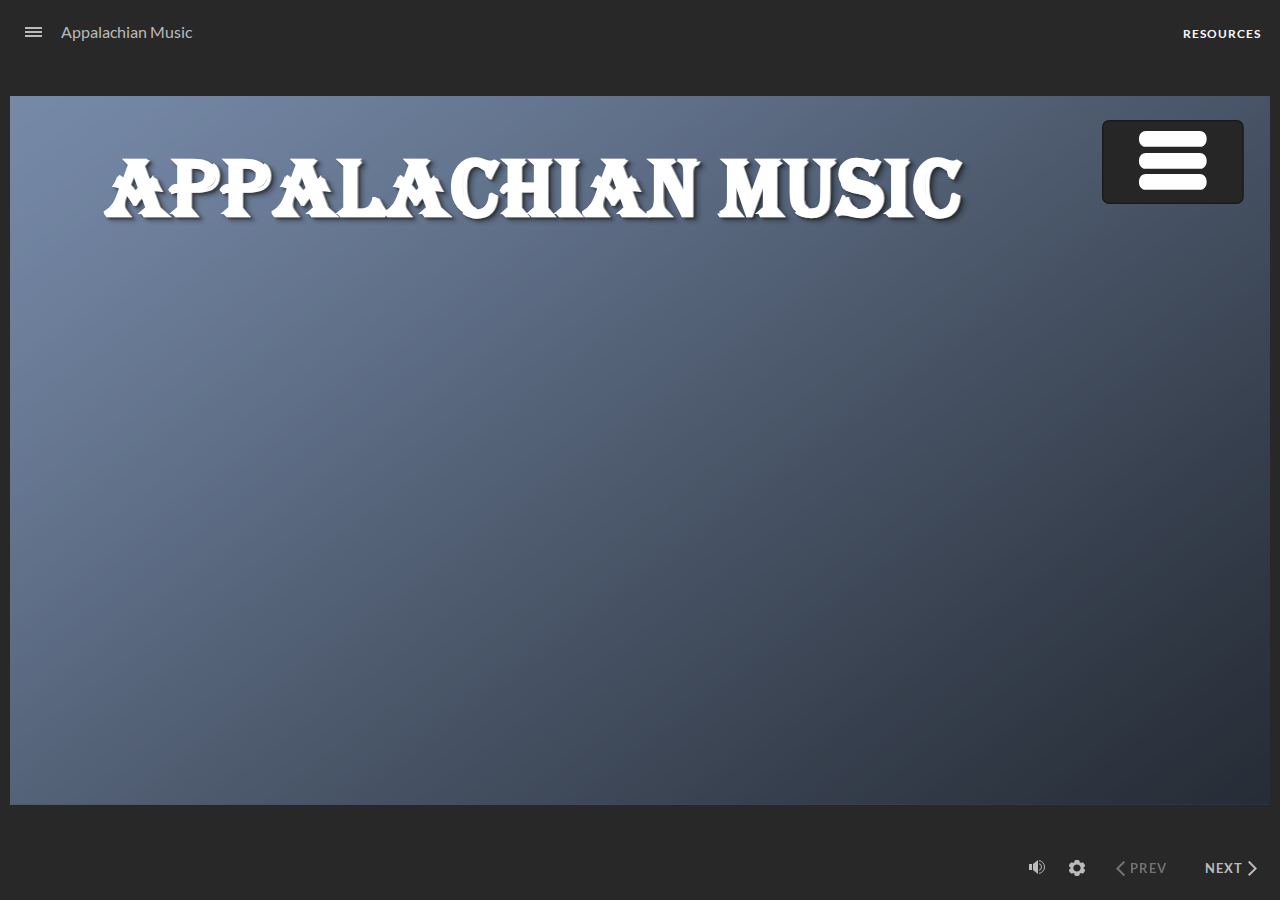
<file: Appalachian_Music_Staging/draft_one/story.html>
﻿<!doctype html>
<html lang="en-US">
<head>
  <meta charset="utf-8">
  <!-- Created using Storyline 360 x64 - http://www.articulate.com  -->
  <!-- version: 3.95.33670.0 -->
  <title>Appalachian Music</title>
  <meta http-equiv="x-ua-compatible" content="IE=edge"/>
  <meta name="viewport" content="width=device-width,initial-scale=1,user-scalable=no,shrink-to-fit=no,minimal-ui"/>
  <meta name="apple-mobile-web-app-capable" content="yes"/>
  <style>
    html, body { height: 100%; padding: 0; margin: 0 }
    #app { height: 100%; width: 100%; }
  </style>

  <script>
    window.DS = {};
    window.globals = {
      DATA_PATH_BASE: '',
      HAS_FRAME: true,
      HAS_SLIDE: true,

      lmsPresent: false,
      tinCanPresent: false,
      cmi5Present: false,
      aoSupport: false,
      scale: 'noscale',
      captureRc: false,
      browserSize: 'optimal',
      bgColor: '#282828',
      features: 'DropInAcc,DropInBase,DropInCore,DropInInteractions,DropInMisc,DropInVectors,DropInVideo,LayerPresentAsDialog,MultipleQuizTracking,UpdatedThemeEditor',
      themeName: 'unified',
      preloaderColor: '#FFFFFF',
      suppressAnalytics: false,
      productChannel: 'stable',
      publishSource: 'storyline',
      aid: 'aid|d3e149d4-6d09-456f-bc69-fa8b227cc534',
      cid: 'ecc668c7-6fde-4c43-90f1-6bd2ea7ea9e3',
      playerVersion: '3.95.33670.0',
      publishTimestamp: '2024-12-27T01:54:58.0773796Z',
      maxIosVideoElements: 10,
      connectionSettings: { message: 'You%20are%20offline.%20Trying%20to%20reconnect...', useDarkTheme: false, mode: 'disabled' },
      hasFeature: function(feature) {
        return this.features.split(',').includes(feature);
      },
      
      parseParams: function(qs) {
        if (window.globals.parsedParams != null) {
          return window.globals.parsedParams;
        }
        qs = (qs || window.location.search.substr(1)).split('+').join(' ');
        var params = {},
            tokens,
            re = /[?&]?([^=]+)=([^&]*)/g;

        while (tokens = re.exec(qs)) {
          params[decodeURIComponent(tokens[1]).trim()] =
            decodeURIComponent(tokens[2]).trim();
        }
        window.globals.parsedParams = params;
        return params;
      }

    };
  </script>
  <script>
    var isIe11 = ('ActiveXObject' in window || window.MSBlobBuilder != null)
      && window.msCrypto != null && !window.ActiveXObject;
    if (isIe11) {
      window.globals.unsupportedBrowser = true;
      document.write(atob('[base64]'));
    }
  </script>

  <script>
    if (window.globals.hasFeature('MultiLanguageSinglePackageSupport')) {
      
      
    }
  </script>

  
  <script>window.THREE = { };</script>
  
</head>
<body style="background: #282828" class="cs-HTML theme-unified">
  <!-- 360 -->
  <script>!function(){var e,i=/iPhone/i,o=/iPod/i,n=/iPad/i,t=/\biOS-universal(?:.+)Mac\b/i,r=/\bAndroid(?:.+)Mobile\b/i,a=/Android/i,d=/(?:SD4930UR|\bSilk(?:.+)Mobile\b)/i,p=/Silk/i,l=/Windows Phone/i,u=/\bWindows(?:.+)ARM\b/i,b=/BlackBerry/i,s=/BB10/i,c=/Opera Mini/i,f=/\b(CriOS|Chrome)(?:.+)Mobile/i,h=/Mobile(?:.+)Firefox\b/i,v=function(e){return void 0!==e&&"MacIntel"===e.platform&&"number"==typeof e.maxTouchPoints&&e.maxTouchPoints>1&&"undefined"==typeof MSStream};e=function(e){var m={userAgent:"",platform:"",maxTouchPoints:0};e||"undefined"==typeof navigator?"string"==typeof e?m.userAgent=e:e&&e.userAgent&&(m={userAgent:e.userAgent,platform:e.platform,maxTouchPoints:e.maxTouchPoints||0}):m={userAgent:navigator.userAgent,platform:navigator.platform,maxTouchPoints:navigator.maxTouchPoints||0};var g=m.userAgent,y=g.split("[FBAN");void 0!==y[1]&&(g=y[0]),void 0!==(y=g.split("Twitter"))[1]&&(g=y[0]);var A=function(e){return function(i){return i.test(e)}}(g),w={apple:{phone:A(i)&&!A(l),ipod:A(o),tablet:!A(i)&&(A(n)||v(m))&&!A(l),universal:A(t),device:(A(i)||A(o)||A(n)||A(t)||v(m))&&!A(l)},amazon:{phone:A(d),tablet:!A(d)&&A(p),device:A(d)||A(p)},android:{phone:!A(l)&&A(d)||!A(l)&&A(r),tablet:!A(l)&&!A(d)&&!A(r)&&(A(p)||A(a)),device:!A(l)&&(A(d)||A(p)||A(r)||A(a))||A(/\bokhttp\b/i)},windows:{phone:A(l),tablet:A(u),device:A(l)||A(u)},other:{blackberry:A(b),blackberry10:A(s),opera:A(c),firefox:A(h),chrome:A(f),device:A(b)||A(s)||A(c)||A(h)||A(f)},any:!1,phone:!1,tablet:!1};return w.any=w.apple.device||w.android.device||w.windows.device||w.other.device,w.phone=w.apple.phone||w.android.phone||w.windows.phone,w.tablet=w.apple.tablet||w.android.tablet||w.windows.tablet,w}(),"object"==typeof exports&&"undefined"!=typeof module?module.exports=e:"function"==typeof define&&define.amd?define((function(){return e})):this.isMobile=e}();
    window.isMobile.apple.tablet = window.isMobile.apple.tablet ||
      (navigator.platform === 'MacIntel' && navigator.maxTouchPoints > 1);
    window.isMobile.apple.device = window.isMobile.apple.device || window.isMobile.apple.tablet;
    window.isMobile.tablet = window.isMobile.tablet || window.isMobile.apple.tablet;
    window.isMobile.any = window.isMobile.any || window.isMobile.apple.tablet;
  </script>

  <div id="focus-sink" tabindex="-1"></div>

  <div id="preso"></div>
  <script>
    (function() {

      var classTypes = [ 'desktop', 'mobile', 'phone', 'tablet' ];

      var addDeviceClasses = function(prefix, testObj) {
        var curr, i;
        for (i = 0; i < classTypes.length; i++) {
          curr = classTypes[i];
          if (testObj[curr]) {
            document.body.classList.add(prefix + curr);
          }
        }
      };

      var params = window.globals.parseParams(),
          isDevicePreview = params.devicepreview === '1',
          isPhoneOverride = params.deviceType === 'phone' || (isDevicePreview && params.phone == '1'),
          isTabletOverride = (params.deviceType === 'tablet' || isDevicePreview) && !isPhoneOverride,
          isMobileOverride = isPhoneOverride || isTabletOverride;

      var deviceView = {
        desktop: !window.isMobile.any && !isMobileOverride,
        mobile: window.isMobile.any || isMobileOverride,
        phone: isPhoneOverride || (window.isMobile.phone && !isTabletOverride),
        tablet: isTabletOverride || window.isMobile.tablet
      };

      window.globals.deviceView = deviceView;
      window.isMobile.desktop = !window.isMobile.any;
      window.isMobile.mobile = window.isMobile.any;

      addDeviceClasses('view-', deviceView);

    })();
  </script>
  
  <script src='story_content/triggers.js' type=text/javascript></script>
<script src='story_content/user.js' type=text/javascript></script>
  <div class="slide-loader"></div>

  <script>
    var doc = document, loader = doc.body.querySelector('.slide-loader'); [ 1, 2, 3 ].forEach(function(n) { var d = doc.createElement('div'); d.style.backgroundColor = window.globals.preloaderColor; d.classList.add('mobile-loader-dot'); d.classList.add('dot' + n); loader.appendChild(d); });
  </script>

  <div class="mobile-load-title-overlay" style="display: none">
    <div class="mobile-load-title">Appalachian Music</div>
  </div>

  <div class="mobile-chrome-warning"></div>

  
<style>
  .warn-connection-dialog {
    display: none;
    background: transparent;
    pointer-events: all;
    position: fixed;
    left: 0;
    top: 0;
    width: 100%;
    height: 100%;
    z-index: 999;
  }

  .warn-connection-content {
    pointer-events: all;
    border-radius: 4px;
    background: white;
    border: 1px solid #E7E7E7;
    color: #333333;
    box-shadow: 0 2px 4px rgba(0, 0, 0, 0.25);
    transition: all 150ms ease-out;
    position: absolute;
    white-space: nowrap;
  }

  .view-phone.is-landscape .warn-connection-content {
    left: 23px;
    bottom: 23px;
  }

  .view-tablet.is-landscape .warn-connection-content {
    left: 50%;
    top: 20px;
    transform: translateX(-50%);
  }

  .view-mobile.is-portrait .warn-connection-content {
    transform: translate(-50%, calc(-100% - 15px));
  }

  .warn-connection-content p {
    display: inline-block;
    margin: 0 8px 0 0;
    line-height: 33px;
    font-size: 11px;
  }

  .warn-connection-content svg {
    position: relative;
    vertical-align: middle;
    margin: 0 2px 2px 8px;
  }

  .view-desktop .warn-connection-content {
    left: 1.5em;
    bottom: 1.5em;
  }

  .view-desktop .warn-connection-content p {
    font-size: 1.1em;
  }

  .is-offline .warn-connection-dialog {
    display: block;
  }

  .is-offline .cs-panel * {
    pointer-events: none !important;
  }

  .is-offline .cs-panel {
    pointer-events: all !important;
  }

  .is-offline #nav-controls * {
    pointer-events: none !important;
  }

  .is-offline #nav-controls {
    pointer-events: all !important;
  }
</style>

<div class="warn-connection-dialog" role="alertdialog" aria-modal="true" tabindex="0" aria-labelledby="warn-connection-message">
  <div class="warn-connection-content">
    <svg width="17" height="15" viewBox="0 0 17 15" xmlns="http://www.w3.org/2000/svg">
      <path fill="#8F0000" stroke="white" d="M16.07,12.98 L15.88,12.23 L9.51,1.21 C8.97,0.26,7.6,0.26,7.06,1.21 L0.69,12.23 C0.15,13.16,0.81,14.36,1.91,14.36 H14.65 C15.47,14.36,16.05,13.7,16.07,12.98 Z"/>
      <path fill="white" stroke="white" d="M8.58,5.5 C8.35,5.28,8.5,5.35,8.21,5.32 C8.09,5.35,7.97,5.49,7.96,5.67 C7.97,5.79,7.98,5.92,7.98,6.04 L7.98,6.04 C7.99,6.17,8,6.31,8.01,6.43 L8.01,6.44 C8.03,6.92,8.06,7.41,8.09,7.9 L8.09,7.9 C8.12,8.39,8.14,8.88,8.17,9.37 C8.17,9.39,8.18,9.42,8.2,9.44 C8.23,9.46,8.25,9.47,8.28,9.47 C8.31,9.47,8.34,9.46,8.35,9.44 C8.37,9.43,8.38,9.4,8.39,9.35 L8.39,9.34 C8.39,9.24,8.4,9.15,8.4,9.05 L8.4,9.05 C8.41,8.96,8.41,8.86,8.42,8.75 C8.43,8.44,8.45,8.12,8.47,7.81 L8.47,7.81 C8.49,7.49,8.51,7.18,8.53,6.87 C8.55,6.46,8.56,6.05,8.59,5.64 L8.6,5.62 C8.6,5.57,8.59,5.53,8.58,5.5 L8.21,5.32 Z"/>
      <circle fill="white" stroke="white" cx="8.3" cy="11.35" r="0.3"/>
    </svg>
    <p id="warn-connection-message">You are offline. Trying to reconnect...</p>
  </div>
</div>

<script>
  (function() {
    window.DS.connection = {
      warningShown: false,
      assets: {},
      loadingAssetGroup: false,
      retryDelay: 500
    };

    var connectionSettings = window.globals.connectionSettings || {};

    var useConnectionMessages = window.AbortController != null &&
      window.location.protocol != 'file:' &&
      connectionSettings.mode === 'normal';

    window.DS.connection.useConnectionMessages = useConnectionMessages;

    var assetCount = 0;
    var checkLoadedId;


    if (useConnectionMessages && connectionSettings != null) {
      var contentEl = document.querySelector('.warn-connection-content');
      var messageEl = contentEl.querySelector('p');

      if (connectionSettings.useDarkTheme) {
        contentEl.style.borderColor = '#BABBBA';
        contentEl.style.backgroundColor = '#282828';
        contentEl.style.color = '#FFFFFF';
      }

      if (connectionSettings.message != null) {
        messageEl.textContent = window.decodeURIComponent(connectionSettings.message);
      }
    }

    function checkAssetsReady() {
      for (var i in DS.connection.assets) {
        if (!DS.connection.assets[i].success) {
          return false;
        }
      }
      return true;
    }

    function stopAssetGroup() {
      if (!useConnectionMessages) { return; }

      assetCount = 0;

      DS.connection.oldAssetGroup = DS.connection.assets;
      DS.connection.assets = {};
      DS.connection.loadingAssetGroup = false;
      clearInterval(checkLoadedId);
    }

    function startAssetGroup() {
      if (!useConnectionMessages) { return; }
      var ticks = 0;
      clearInterval(checkLoadedId);
      checkLoadedId = setInterval(function() {
        var loaded = 0;
        if (assetCount === 0 && loaded === 0) {
          clearInterval(checkLoadedId);
          return;
        }

        for (var i in DS.connection.assets) {
          if (DS.connection.assets[i].success) {
            loaded++;
          }
        }

        if (assetCount === loaded && checkAssetsReady()) {
          for (var i in DS.connection.assets) {
            if (DS.connection.assets[i].action) {
              DS.connection.assets[i].action();
            }
          }
          hideWarning();
          stopAssetGroup();
        }
      }, 100)
    }

    function requiredAsset(url, action, retry, type) {
      if (!useConnectionMessages) { return; }
      if (DS.connection.assets[url]) { return; }

      DS.connection.assets[url] = {
        success: false, action: action, retry: retry, type: type
      };
      assetCount = Object.keys(DS.connection.assets).length;
      if (!DS.connection.loadingAssetGroup) {
        startAssetGroup();
      }
      DS.connection.loadingAssetGroup = true;
    }

    function assetLoaded(url) {
      if (!useConnectionMessages) { return; }
      if (DS.connection.assets[url]) {
        DS.connection.assets[url].success = true;
      }
    }

    function assetFailed(url) {
      if (!useConnectionMessages) { return; }
      if (!DS.connection.assets[url]) {
        if (/\.js$/.test(url) && url.indexOf('transcripts') === -1) {
          setTimeout(function() {
            if (DS.connection.lastSlideLoaded != null) {
              DS.connection.lastSlideLoaded();
            }
          }, DS.connection.retryDelay);
        }
        return;
      }
      if (!DS.connection.warningShown) { showWarning(); }
      if (DS.connection.assets[url].retry) {
        setTimeout(function() {
          if (!DS.connection.assets[url].success) {
            DS.connection.assets[url].retry()
          }
        }, DS.connection.retryDelay);
      }
    }

    function hideWarning() {
      document.body.classList.remove('is-offline');
      DS.connection.warningShown = false;
      enableKeys();
    }
    DS.connection.hideWarning = hideWarning

    function showWarning(btn) {
      document.body.classList.add('is-offline')
      DS.connection.warningShown = true;
      updateWarningPosition();
      disableKeys();
    }

    function updateWarningPosition() {
      if (!DS.connection.warningShown) {
        return;
      }

      var isPortrait = document.body.classList.contains('is-portrait');
      var isMobile = document.body.classList.contains('view-mobile');
      var warningEl = document.querySelector('.warn-connection-content');

      if (isPortrait && isMobile) {
        var slide = document.querySelector('.primary-slide');
        var slideRect = slide != null
          ? slide.getBoundingClientRect()
          : { top: window.innerHeight, left: 0, width: window.innerWidth };

        warningEl.style.top = `${slideRect.top}px`
        warningEl.style.left = `${slideRect.left + slideRect.width / 2}px`
      } else {
        warningEl.style.top = null;
        warningEl.style.left = null;
      }

      window.requestAnimationFrame(updateWarningPosition);
    }

    function onDisableKeyDown(e) {
      e.preventDefault();
      e.stopImmediatePropagation();
    }

    function onDisableKeyUp(e) {
      e.preventDefault();
      e.stopImmediatePropagation();
    }

    var accStyle = document.createElement('style');
    var warnDialogEl = document.querySelector('.warn-connection-dialog');

    function disableKeys() {
      if (DS.views && DS.views.nsStack && DS.views.nsStack.length === 1) {
        DS.views.nsStack[0].tabReachable = false
        DS.views.nsStack[0].updateTabIndex(true, true);
      }

      accStyle.innerHTML = '.acc-shadow-dom { display: none; }';
      document.body.appendChild(accStyle);

      warnDialogEl.parentNode.append(warnDialogEl);
      warnDialogEl.focus();
    }

    function enableKeys() {
      accStyle.remove();
      if (DS.views && DS.views.nsStack && DS.views.nsStack.length === 1 && DS.views.nsStack[0].name === '_frame') {
        DS.views.nsStack[0].tabReachable = true;
        DS.views.nsStack[0].updateTabIndex();
      }
    }

    // these will all be noops if the feature flag isn't set in
    // the data and `window.globals.features`
    DS.connection.requiredAsset = requiredAsset;
    DS.connection.assetLoaded = assetLoaded;
    DS.connection.assetFailed = assetFailed;
    DS.connection.stopAssetGroup = stopAssetGroup;
    DS.connection.startAssetGroup = startAssetGroup;
  })();
</script>


  <script>
    
    if (window.autoSpider && window.vInterfaceObject) {
      document.querySelector('.mobile-load-title-overlay').style.display = 'none';
    }
  </script>

  

  <link rel="stylesheet" href="html5/data/css/output.min.css" data-noprefix/>
</body>
<script src="html5/lib/scripts/bootstrapper.min.js"></script>
</html>
</file>
<file: Appalachian Music/html5/data/css/output.min.css>
@font-face {
  font-family: 'LatoBold Charset1_ Bold9E4DE8E9';
  src: url('[data-uri]');
  font-style: normal;
  font-weight: normal;
}
@font-face {
  font-family: 'Lato Charset1_ 6rDOC4du0E8B6F8A';
  src: url('[data-uri]');
  font-style: normal;
  font-weight: normal;
}
@font-face {
  font-family: 'AlgerianBold CharseBold7FBE9076';
  src: url('[data-uri]');
  font-style: normal;
  font-weight: normal;
}
@font-face {
  font-family: 'Open SansBold CharsBold2856138E';
  src: url('[data-uri]');
  font-style: normal;
  font-weight: normal;
}
@font-face {
  font-family: 'Rockwell Extra BoldBoldE3104EBB';
  src: url('[data-uri]');
  font-style: normal;
  font-weight: normal;
}
@font-face {
  font-family: 'AlgerianBold CharseBold41B723BD';
  src: url('[data-uri]');
  font-style: normal;
  font-weight: normal;
}
@font-face {
  font-family: 'Open SansBold CharsBoldE47A47C6';
  src: url('[data-uri]');
  font-style: normal;
  font-weight: normal;
}
@font-face {
  font-family: 'Rockwell Extra BoldBoldA25CCF91';
  src: url('[data-uri]');
  font-style: normal;
  font-weight: normal;
}
.cs-HTML {
  background: rgba(40, 40, 40, 1);
}
.cs-pxabnsnfns00001100101 .cs-infopanel  {
  box-shadow: 0 1px 0 rgba(0, 0, 0, 0);
  background: rgba(255, 255, 255, 1);
}
.cs-pxabnsnfns00001100101 .cs-infopanel .cs-link {
  color: rgba(186, 187, 186, 1);
}
.cs-pxabnsnfns00001100101 .cs-infopanel .cs-link:hover {
  color: rgba(255, 255, 255, 1);
}
.cs-pxabnsnfns00001100101 .cs-infopanel .cs-name {
  color: rgba(68, 68, 68, 1);
}
.cs-pxabnsnfns00001100101 .cs-infopanel .cs-title {
  color: rgba(153, 153, 153, 1);
}
.cs-pxabnsnfns00001100101 .cs-infopanelpopup  {
  box-shadow: 0 1px 0 rgba(0, 0, 0, 0);
  background: rgba(0, 0, 0, 0);
}
.cs-pxabnsnfns00001100101 .cs-infopanelpopup .cs-link {
  color: rgba(255, 0, 0, 1);
}
.cs-pxabnsnfns00001100101 .cs-infopanelpopup .cs-link:hover {
  color: rgba(255, 255, 255, 1);
}
.cs-pxabnsnfns00001100101 .cs-infopanelpopup .cs-name {
  color: rgba(255, 255, 255, 1);
}
.cs-pxabnsnfns00001100101 .cs-infopanelpopup .cs-bio {
  color: rgba(186, 187, 186, 1);
}
.cs-pxabnsnfns00001100101 .cs-timer  {
  color: rgba(186, 187, 186, 1);
}
.cs-pxabnsnfns00001100101 .cs-duration stop:first-child {
  stop-color: rgba(60, 60, 60, 1);
}
.cs-pxabnsnfns00001100101 .cs-duration stop:last-child {
  stop-color: rgba(60, 60, 60, 1);
}
.cs-pxabnsnfns00001100101 .cs-elapsed stop:first-child {
  stop-color: rgba(254, 227, 71, 1);
}
.cs-pxabnsnfns00001100101 .cs-elapsed stop:last-child {
  stop-color: rgba(254, 227, 71, 1);
}
.cs-pxabnsnfns00001100101 .cs-timer .cs-pie .cs-innerstroke {
  stroke: rgba(199, 199, 199, 1);
}
.cs-pxabnsnfns00001100101 .cs-timer .cs-pie .cs-innerborder {
  stroke: rgba(255, 255, 255, 1);
}
.cs-pxabnsnfns00001100101 .cs-window  {
  box-shadow: 0 8px 5px rgba(0, 0, 0, 0.2);
  border-color: rgba(49, 99, 0, 0);
  background: rgba(33, 33, 33, 1);
  color: rgba(248, 248, 248, 1);
}
.cs-pxabnsnfns00001100101 .cs-window .cs-diva {
  border-color: rgba(78, 78, 78, 1);
}
.cs-pxabnsnfns00001100101 .cs-window .cs-divb {
  border-color: rgba(78, 78, 78, 0);
}
.cs-pxabnsnfns00001100101 .cs-editor .cs-editor-slide {
  color: rgba(226, 226, 226, 1);
}
.cs-pxabnsnfns00001100101 .cs-editor .cs-editor-html {
  color: rgba(186, 187, 186, 1);
}
.cs-pxabnsnfns00001100101 .cs-editor .cs-editor-button {
  text-shadow: 0 1px 0 rgba(0, 0, 0, 0);
  color: rgba(255, 255, 255, 1);
  border-color: rgba(211, 211, 211, 1);
  background: rgba(34, 34, 34, 1);
}
.cs-pxabnsnfns00001100101 .cs-editor .cs-editor-button:hover {
  background: rgba(68, 68, 68, 1);
}
.cs-pxabnsnfns00001100101 .cs-editor .cs-editor-button:active {
  background: rgba(68, 68, 68, 1);
}
.cs-pxabnsnfns00001100101 .cs-listitem  {
  color: rgba(186, 187, 186, 1);
  border-color: none;
  border: 1px solid transparent;
}
.cs-pxabnsnfns00001100101 .cs-listitem:hover {
  background: rgba(255, 255, 255, 0.06);
  border-color: rgba(108, 108, 108, 1) !important;
  border-width: 1px;
  border-radius: 2px;
  border-style: solid;
  box-sizing: border-box;
}
.cs-pxabnsnfns00001100101 .cs-listitem.hover {
  background: rgba(255, 255, 255, 0.06);
  border-color: rgba(108, 108, 108, 1) !important;
  border-width: 1px;
  border-radius: 2px;
  border-style: solid;
  box-sizing: border-box;
}
.cs-pxabnsnfns00001100101 .cs-glossary  {
  color: rgba(186, 187, 186, 1);
}
.cs-pxabnsnfns00001100101 .cs-glossary .cs-scrolling-panel {
  background: rgba(0, 0, 0, 0);
}
.cs-pxabnsnfns00001100101 .cs-glossary .cs-term.cs-selected .cs-choice-list-trigger {
  color: rgba(255, 255, 255, 1);
  background: rgba(255, 255, 255, 1);
}
.cs-pxabnsnfns00001100101 .cs-glossary .cs-term.cs-selected .cs-choice-list-trigger:focus {
  color: rgba(255, 255, 255, 1);
  background: rgba(255, 255, 255, 1);
}
.cs-pxabnsnfns00001100101 .cs-glossary .cs-term:hover .cs-choice-list-trigger {
  background: rgba(186, 187, 186, 1);
}
.cs-pxabnsnfns00001100101 .cs-glossary .cs-term.hover .cs-choice-list-trigger {
  background: rgba(186, 187, 186, 1);
}
.cs-pxabnsnfns00001100101 .cs-glossary .cs-term .cs-choice-list-trigger:focus {
  background: rgba(186, 187, 186, 1);
}
.cs-pxabnsnfns00001100101 .cs-glossary .cs-diva {
  border-color: rgba(0, 0, 0, 0);
}
.cs-pxabnsnfns00001100101 .cs-glossary .cs-divb {
  border-color: rgba(0, 0, 0, 0);
}
.cs-pxabnsnfns00001100101 .cs-glossary .cs-divc {
  border-color: rgba(0, 0, 0, 0);
}
.cs-pxabnsnfns00001100101 .cs-glossary .cs-heading {
  color: rgba(248, 248, 248, 1);
  font-weight: 700;
}
.note-content p span {
  color: rgba(186, 187, 186, 1);
  line-height: 1.4em;
  font-size: 103.769%;
}
.cs-pxabnsnfns00001100101 .cs-resource .cs-separator {
  border-color: rgba(0, 0, 0, 0);
}
.cs-pxabnsnfns00001100101 .cs-outline  {
  color: rgba(45, 45, 45, 1);
}
.cs-pxabnsnfns00001100101 .cs-outline .cs-diva {
  border-color: rgba(0, 0, 0, 0);
}
.cs-pxabnsnfns00001100101 .cs-outline .cs-divb {
  border-color: rgba(0, 0, 0, 0);
}
.cs-pxabnsnfns00001100101 .cs-outline .cs-divc {
  border-color: rgba(0, 0, 0, 0);
}
.cs-pxabnsnfns00001100101 .cs-outline .cs-search-filter:hover {
  color: rgba(0, 0, 0, 0);
}
.cs-pxabnsnfns00001100101 .cs-outline .cs-search-filter.hover {
  color: rgba(0, 0, 0, 0);
}
.cs-pxabnsnfns00001100101 .cs-transcript  {
  color: rgba(255, 255, 255, 1);
}
.cs-pxabnsnfns00001100101 .cs-transcript .cs-div {
  border-color: rgba(0, 0, 0, 0);
}
.cs-pxabnsnfns00001100101 .cs-tabs:not(.topmenu-item) {
  color: rgba(248, 248, 248, 1);
}
.cs-pxabnsnfns00001100101 .cs-tabs .cs-inner-button:not(.topmenu-item) {
  text-shadow: 0 1px 0 rgba(0, 0, 0, 0);
}
.cs-pxabnsnfns00001100101 .cs-tabs:hover:not(.topmenu-item) {
  color: rgba(248, 248, 248, 1);
}
.cs-pxabnsnfns00001100101 .cs-tabs.cs-selected {
  background: rgba(0, 0, 0, 0);
  color: rgba(248, 248, 248, 1);
}
.cs-pxabnsnfns00001100101 .cs-seekcontrol  {
  background: rgba(0, 0, 0, 0);
  border-color: rgba(0, 0, 0, 0);
}
.cs-pxabnsnfns00001100101 .cs-seekcontrol .cs-button:hover .cs-icon {
  fill: rgba(255, 255, 255, 1);
}
.cs-pxabnsnfns00001100101 .cs-seekcontrol .cs-button.hover .cs-icon {
  fill: rgba(255, 255, 255, 1);
}
.cs-pxabnsnfns00001100101 .cs-seekcontrol .cs-button .cs-icon-shadow {
  fill: rgba(0, 0, 0, 0);
}
.cs-pxabnsnfns00001100101 .cs-seekcontrol .cs-button .cs-icon {
  fill: rgba(180, 180, 180, 1);
}
.cs-pxabnsnfns00001100101 .cs-seekcontrol .cs-seek .cs-fill {
  background: rgba(255, 255, 255, 0.6);
}
.cs-pxabnsnfns00001100101 .cs-seekcontrol .cs-seek {
  background: rgba(108, 108, 108, 1);
  border-color: rgba(0, 0, 0, 0);
}
.cs-pxabnsnfns00001100101 .cs-searchinput .cs-input {
  color: rgba(186, 187, 186, 1);
  border-color: rgba(0, 0, 0, 0);
  background: rgba(255, 255, 255, 0.06);
}
.cs-pxabnsnfns00001100101 .cs-searchinput .cs-input:focus {
  color: rgba(248, 248, 248, 1);
  background: rgba(41, 41, 41, 1);
}
.cs-pxabnsnfns00001100101 .cs-searchinput .cs-input:hover {
  box-shadow: inset 0 0 1px 0 rgba(69, 126, 19, 0);
}
.cs-pxabnsnfns00001100101 .cs-searchinput .cs-input.hover {
  box-shadow: inset 0 0 1px 0 rgba(69, 126, 19, 0);
}
.cs-pxabnsnfns00001100101 .cs-searchinput .cs-button .cs-icon {
  fill: rgba(186, 187, 186, 1);
}
.cs-pxabnsnfns00001100101 .cs-searchinput .cs-button:hover {
  fill: rgba(63, 133, 0, 1);
}
.cs-pxabnsnfns00001100101 .cs-searchinput .cs-button.hover {
  fill: rgba(63, 133, 0, 1);
}
.cs-pxabnsnfns00001100101 .cs-menu  {
  box-shadow: 0 1px 0 rgba(0, 0, 0, 0);
  background: rgba(33, 33, 33, 1);
}
.cs-pxabnsnfns00001100101 .cs-topmenu-item.active .cs-tab {
  background: rgba(33, 33, 33, 1);
}
.cs-pxabnsnfns00001100101 .cs-logo  {
  box-shadow: 0 1px 0 rgba(37, 75, 0, 1);
  background: rgba(255, 255, 255, 0);
}
.cs-pxabnsnfns00001100101 .cs-checkbox  {
  color: rgba(255, 255, 255, 1);
}
.cs-pxabnsnfns00001100101 .cs-checkbox:hover {
  border-color: rgba(175, 221, 130, 1);
}
.cs-pxabnsnfns00001100101 .cs-checkbox.hover {
  border-color: rgba(175, 221, 130, 1);
}
.cs-pxabnsnfns00001100101 .cs-checkbox .cs-box {
  color: rgba(255, 255, 255, 1);
  border-color: rgba(42, 83, 0, 1);
}
.cs-pxabnsnfns00001100101 .cs-checkbox .cs-box:checked::after {
  color: rgba(43, 196, 0, 1);
}
.cs-pxabnsnfns00001100101 .cs-button  {
  text-shadow: 0 1px 0 rgba(0, 0, 0, 0);
  color: rgba(186, 187, 186, 1);
  border-color: rgba(0, 0, 0, 0);
  background: rgba(0, 0, 0, 0);
  box-shadow: 0 1px 0 rgba(0, 0, 0, 0);
}
.cs-pxabnsnfns00001100101 .cs-button .cs-icon {
  fill: rgba(186, 187, 186, 1);
}
.cs-pxabnsnfns00001100101 .cs-button .cs-icon-shadow {
  fill: rgba(0, 0, 0, 0);
}
.cs-pxabnsnfns00001100101 .cs-button:hover {
  background: rgba(248, 248, 248, 1);
}
.cs-pxabnsnfns00001100101 .cs-button.hover {
  background: rgba(248, 248, 248, 1);
}
.cs-pxabnsnfns00001100101 .cs-button:active {
  background: rgba(0, 0, 0, 0);
}
.cs-pxabnsnfns00001100101 .cs-button.cs-disabled:hover {
  background: rgba(0, 0, 0, 0);
}
.cs-pxabnsnfns00001100101 .cs-button.cs-disabled.hover {
  background: rgba(0, 0, 0, 0);
}
.cs-pxabnsnfns00001100101 .cs-button.cs-disabled:active {
  background: rgba(0, 0, 0, 0);
}
.cs-pxabnsnfns00001100101 .cs-button.cs-volume:hover {
  background: rgba(0, 0, 0, 0);
}
.cs-pxabnsnfns00001100101 .cs-button.cs-volume.hover {
  background: rgba(0, 0, 0, 0);
}
.cs-pxabnsnfns00001100101 .cs-button.cs-volume:active {
  background: rgba(0, 0, 0, 0);
}
.cs-pxabnsnfns00001100101.cs-base  {
  color: rgba(186, 187, 186, 1);
  border-color: rgba(40, 40, 40, 1);
  background: rgba(40, 40, 40, 1);
}
.cs-pxabnsnfns00001100101.cs-base .cs-separator .cs-diva {
  background: rgba(69, 69, 69, 1);
}
.cs-pxabnsnfns00001100101.cs-base .cs-separator .cs-divb {
  background: rgba(0, 0, 0, 0);
}
.cs-pxabnsnfns00001100101.cs-base .cs-topmenu-item.active .cs-tab {
  border-color: rgba(69, 69, 69, 1);
}
.cs-pxabnsnfns00001100101.cs-base .cs-topmenu-item.active .cs-panel {
  border-color: rgba(69, 69, 69, 1);
}
.cs-pxabnsnfns00001100101.cs-base .cs-left {
  background: rgba(33, 33, 33, 1);
}
.cs-pxabnsnfns00001100101.cs-base .cs-area-primary .cs-slide-container {
  background: rgba(40, 40, 40, 1);
}
.cs-pxabnsnfns00001100101.cs-base.cs-custom-theme .cs-brandhighlight-bg {
  background: rgba(79, 189, 244, 1) !important;
}
.cs-pxabnsnfns00001100101.cs-base.cs-custom-theme .cs-brandhighlight-secondary-bg {
  background: rgba(255, 255, 255, 1) !important;
}
.cs-pxabnsnfns00001100101.cs-base.cs-custom-theme .cs-brandhighlight-border {
  border-color: rgba(79, 189, 244, 1) !important;
}
.cs-pxabnsnfns00001100101.cs-base.cs-custom-theme .cs-brandhighlight-text {
  color: rgba(79, 189, 244, 1) !important;
}
.cs-pxabnsnfns00001100101.cs-base.cs-custom-theme .cs-brandhighlight-fill {
  fill: rgba(79, 189, 244, 1) !important;
}
.cs-pxabnsnfns00001100101.cs-base.cs-custom-theme .cs-listitem.cs-selected {
  background-color: rgba(255, 255, 255, 0.06) !important;
}
.cs-pxabnsnfns00001100101 .cs-volume::-moz-range-thumb {
  border-color: rgba(43, 85, 0, 1);
  box-shadow: inset 0 0 1px 0 rgba(43, 85, 0, 1);
  background: rgba(255, 255, 255, 1);
}
.cs-pxabnsnfns00001100101 .cs-volume::-ms-thumb {
  border-color: rgba(43, 85, 0, 1);
  box-shadow: inset 0 0 1px 0 rgba(43, 85, 0, 1);
  background: rgba(255, 255, 255, 1);
}
.cs-pxabnsnfns00001100101 .cs-volume::-webkit-slider-thumb {
  border-color: rgba(43, 85, 0, 1);
  box-shadow: inset 0 0 1px 0 rgba(43, 85, 0, 1);
  background: rgba(255, 255, 255, 1);
}
.cs-pxabnsnfns00001100101 .cs-volume::-moz-range-track {
  border-color: rgba(66, 140, 1, 1);
  background: rgba(108, 108, 108, 1);
}
.cs-pxabnsnfns00001100101 .cs-volume::-ms-track {
  border-color: rgba(66, 140, 1, 1);
  background: rgba(108, 108, 108, 1);
}
.cs-pxabnsnfns00001100101 .cs-volume::-webkit-slider-runnable-track {
  border-color: rgba(66, 140, 1, 1);
  background: rgba(108, 108, 108, 1);
}
body.show-focus .tab-focus-box {
  box-shadow: 0 0 0 1px rgba(255, 255, 0, 1), 0 0 0 3px rgba(0, 32, 96, 1), 0 0 5px 5px rgba(255, 255, 0, 1);
  border-color: transparent;
  outline: 2px transparent solid;
}
.skipnav {
  box-shadow: 0 0 0 1px rgba(255, 255, 0, 1), 0 0 0 3px rgba(0, 32, 96, 1), 0 0 5px 5px rgba(255, 255, 0, 1);
  border-color: transparent;
  outline: 2px transparent solid;
}
.cs-pxabnsnfns00001100101 .cs-listitem:hover {
  color: none;
}
.cs-pxabnsnfns00001100101 .cs-listitem.hover {
  color: none;
}
.cs-pxabnsnfns00001100101 .cs-listitem.cs-viewed {
  color: #BABBBA;
}
.cs-pxabnsnfns00001100101 .cs-listitem {
  color: #BABBBA;
}
.cs-pxabnsnfns00001100101 .cs-listitem:hover .cs-icon-carrot * {
  fill: none;
}
.cs-pxabnsnfns00001100101 .cs-listitem.hover .cs-icon-carrot * {
  fill: none;
}
.cs-pxabnsnfns00001100101 .cs-listitem .cs-icon-carrot {
  color: none;
  top: calc(3px);
}
.cs-pxabnsnfns00001100101 .cs-listitem .cs-icon-carrot .cs-shadow {
  color: #F8F8F8;
}
.cs-pxabnsnfns00001100101 .item-collapsible .is-scene {
  color: #F8F8F8 !important;
  font-weight: 700;
}
.cs-pxabnsnfns00001100101 .is-scene .cs-icon-carrot * {
  color: #F8F8F8 !important;
  font-weight: 700;
}
.cs-pxabnsnfns00001100101 .is-scene:not(.outline-links-collapse) > a {
  color: #F8F8F8;
}
.cs-pxabnsnfns00001100101 .is-scene:not(.outline-links-collapse) .cs-icon-carrot * {
  fill: none !important;
  color: #F8F8F8 !important;
}
.cs-pxabnsnfns00001100101 .tabs, .cs-pxabnsnfns00001100101 .cs-logo {
  border-bottom: 1px solid rgba(108, 108, 108, 1);
}
.cs-pxabnsnfns00001100101 .area-secondary-wrapper:after {
  background-image: url('[data-uri]');
  background-size: 100%;
}
.cs-pxabnsnfns00001100101 .panel-footer {
  background: #212121;
}
.cs-pxabnsnfns00001100101 #outline-search {
  background: rgba(255, 255, 255, 0.06);
  border-color: rgba(108, 108, 108, 1);
  border-width: 1px;
  border-style: solid;
}
.cs-pxabnsnfns00001100101 .topmenu-panel #outline-search {
  background: #545454;
}
.cs-pxabnsnfns00001100101 .search-icon circle, .cs-pxabnsnfns00001100101 .search-icon path {
  stroke: #BABBBA;
}
.cs-pxabnsnfns00001100101 #outline-search input[type   =search] {
  color: #F8F8F8;
}
.cs-pxabnsnfns00001100101 #outline-search ::-webkit-input-placeholder {
  color: #BABBBA !important;
}
.cs-pxabnsnfns00001100101 #outline-search :-ms-input-placeholder {
  color: #BABBBA !important;
}
.cs-pxabnsnfns00001100101 #outline-search ::-moz-placeholder {
  color: #BABBBA !important;
  opacity: 1;
}
.cs-pxabnsnfns00001100101 .cs-topmenu-item.active, body:not(.is-touchable-tablet) .cs-pxabnsnfns00001100101 .cs-topmenu-item:hover {
  color: #F8F8F8;
}
.cs-pxabnsnfns00001100101 .cs-topmenu-item.button-tapped {
  color: #F8F8F8;
}
.cs-pxabnsnfns00001100101 .cs-topmenu-item.active .cs-tab, .cs-pxabnsnfns00001100101 .cs-topmenu-item .cs-tab {
  background: transparent !important;
  border: none !important;
}
.cs-pxabnsnfns00001100101 .top-tabs-drop-icon div {
  background: #BABBBA;
}
.cs-pxabnsnfns00001100101 .cs-panel.topmenu-panel .panel-content, .cs-pxabnsnfns00001100101 .top-tabs-drop {
  background: #212121;
}
.cs-pxabnsnfns00001100101 .cs-topmenu-item.active .cs-panel {
  background: #212121;
}
.cs-pxabnsnfns00001100101 .cs-menu.topmenu-panel, .cs-pxabnsnfns00001100101 .top-tabs-drop {
  border: 1px solid rgba(69, 69, 69, 1) !important;
  border-radius: 3px;
}
.cs-pxabnsnfns00001100101 .resources .resources-list a:hover {
  background: rgba(255, 255, 255, 0.06);
}
body:not(.is-touchable-tablet) .cs-pxabnsnfns00001100101 .resources .resources-list a:hover {
  background: rgba(255, 255, 255, 0.06);
}
.cs-pxabnsnfns00001100101 .resources .resources-list a.hover {
  background: rgba(255, 255, 255, 0.06);
}
body:not(.is-touchable-tablet) .cs-pxabnsnfns00001100101 .resources .resources-list a.hover {
  background: rgba(255, 255, 255, 0.06);
}
.cs-pxabnsnfns00001100101 .resources .resources-list a.button-tapped {
  background: rgba(255, 255, 255, 0.06);
}
.cs-pxabnsnfns00001100101 .cs-icon path, .cs-pxabnsnfns00001100101 .cs-icon rect, .cs-pxabnsnfns00001100101 .cs-icon polygon, .cs-pxabnsnfns00001100101 .menu-icon-wrapper.menu-icon-wrapper-hover path {
  fill: #BABBBA;
}
.cs-pxabnsnfns00001100101 .cs-icon .icon-stroke-only {
  fill: none !important;
  stroke: #BABBBA !important;
}
body:not(.is-touchable-tablet) .cs-pxabnsnfns00001100101 .cs-button:hover .cs-icon path, body:not(.is-touchable-tablet) .cs-pxabnsnfns00001100101 .cs-button:hover .cs-icon rect, body:not(.is-touchable-tablet) .cs-pxabnsnfns00001100101 .cs-button:hover .cs-icon polygon {
  fill: #F8F8F8;
}
body:not(.is-touchable-tablet) .cs-pxabnsnfns00001100101 .cs-tabs:hover .search-icon circle, body:not(.is-touchable-tablet) .cs-pxabnsnfns00001100101 .cs-tabs:hover .search-icon path {
  stroke: #F8F8F8;
}
.cs-pxabnsnfns00001100101 .cs-button.button-tapped .cs-icon path, .cs-pxabnsnfns00001100101 .cs-button.button-tapped .cs-icon rect, .cs-pxabnsnfns00001100101 .cs-button.button-tapped .cs-icon polygon {
  fill: #F8F8F8;
}
body:not(.is-touchable-tablet) .cs-pxabnsnfns00001100101 .cs-button:hover .cs-icon .icon-stroke-only {
  fill: none !important;
  stroke: #F8F8F8 !important;
}
.cs-pxabnsnfns00001100101 .cs-button:button-tapped .cs-icon .icon-stroke-only {
  fill: none !important;
  stroke: #F8F8F8 !important;
}
.cs-pxabnsnfns00001100101 .menu-icon-wrapper.menu-icon-wrapper-hover svg path {
  fill: #F8F8F8;
}
.floating-sidebar:not(.sidebar-closed) .cs-pxabnsnfns00001100101 #hamburger .menu-icon-wrapper svg path {
  fill: #BABBBA;
}
.floating-sidebar:not(.sidebar-closed) .cs-pxabnsnfns00001100101 #hamburger .menu-icon-wrapper.menu-icon-wrapper-hover svg path {
  fill: #F8F8F8;
}
.cs-pxabnsnfns00001100101 .volume .btn:before {
  background-image: url('[data-uri]');
}
.cs-pxabnsnfns00001100101 .volume-track {
  background: #6C6C6C;
}
.cs-pxabnsnfns00001100101 .volume-icon circle {
  stroke: #BABBBA;
}
.cs-pxabnsnfns00001100101 .cs-settings > .settings-panel {
  background: #212121;
  border: 1px solid rgba(69, 69, 69, 1) !important;
  border-radius: 3px;
}
.cs-pxabnsnfns00001100101 .cs-settings > .panel-down-arrow {
  fill: #212121;
}
.cs-pxabnsnfns00001100101 .switch-toggle .border {
  stroke: #7C7C7C;
}
.cs-pxabnsnfns00001100101 .switch-toggle .thumb-off .thumb {
  fill: #A2A2A2;
}
.cs-pxabnsnfns00001100101 .switch-toggle .thumb-on .track {
  fill: rgba(79, 189, 244, 1);
}
.cs-pxabnsnfns00001100101 .switch-toggle .thumb-off .track {
  fill: rgba(255, 255, 255, 0.1);
}
.cs-pxabnsnfns00001100101 .switch-label {
  color: #BABBBA;
}
.cs-pxabnsnfns00001100101 .cs-panel .scrollarea-btn:after {
  background: rgba(179, 180, 179, 0.75);
}
.scrollarea-scrollbar:hover .scrollarea-btn:after, .scrollarea-scrollbar.highlight-scrollbar .scrollarea-btn:after {
  background: rgba(179, 180, 179, 0.75);
}
.floating-sidebar .sidebar-overlay {
  background: rgba(0, 0, 0, 0.85);
}
.cs-pxabnsnfns00001100101 .overlay-message {
  background: rgba(0, 0, 0, 0.85);
}
.cs-pxabnsnfns00001100101 .top-ui-bg, .cs-pxabnsnfns00001100101 .bottom-ui-bg, .cs-pxabnsnfns00001100101 .right-ui-bg, .cs-pxabnsnfns00001100101 .left-ui-bg {
  background: rgba(40, 40, 40, 0.8);
}
.cs-pxabnsnfns00001100101 .circle-progress-bg {
  fill: #282828;
}
.cs-pxabnsnfns00001100101 .circle-progress-well {
  fill: #6C6C6C;
}
.cs-pxabnsnfns00001100101 .circle-progress-pie {
  stroke: #6C6C6C;
}
.cs-pxabnsnfns00001100101 .lightbox .option-pane {
  background: rgba(40, 40, 40, 0.8);
}
.cs-pxabnsnfns00001100101 .lightbox .option-pane:before {
  background: #282828;
}
.cs-pxabnsnfns00001100101 .message-window {
  background: #212121;
  border: 1px solid rgba(255, 255, 255, 1) !important;
  border-radius: 3px;
}
.cs-pxabnsnfns00001100101 .message-window-header p, .cs-pxabnsnfns00001100101 .message-window-text {
  color: #F8F8F8;
}
.cs-pxabnsnfns00001100101 .message-window-header p {
  border-bottom: 1px solid rgba(255, 255, 255, 1);
}
.cs-pxabnsnfns00001100101 .message-window button.slide-object-button {
  border: 1px solid rgba(255, 255, 255, 1) !important;
}
.cs-pxabnsnfns00001100101 .message-window button.slide-object-button:hover {
  background: rgba(255, 255, 255, 0.06) !important;
}
.message-window .slide-object-button tspan, .message-window .slide-object-button-text tspan {
  fill: #F8F8F8 !important;
}
body:not(.is-touchable-tablet) .cs-pxabnsnfns00001100101 .cs-button:hover .text {
  color: #F8F8F8;
}
.cs-pxabnsnfns00001100101 .cs-button.button-tapped .text {
  color: #F8F8F8;
}
.cs-pxabnsnfns00001100101.cs-base {
  background: #282828;
}
.cs-pxabnsnfns00001100101 .cs-menu {
  background: transparent;
}
.cs-pxabnsnfns00001100101 .progress-bar .progress-bar-fill:after {
  background: #FFFFFF !important;
}
.cs-pxabnsnfns00001100101 .volume-dot {
  background: #FFFFFF !important;
}
.fn-npnxnanbsnfns00001100101 {
  font-family: 'Lato22AB4CAF';
  -webkit-font-variant-ligatures: no-common-ligatures;
  font-variant-ligatures: no-common-ligatures;
}
.fn-pxabnsnfns00001100101 {
  font-family: 'Lato22AB4CAF';
  -webkit-font-variant-ligatures: no-common-ligatures;
  font-variant-ligatures: no-common-ligatures;
}
.fn-npxnabnsnfns00001100101 {
  font-family: 'Lato22AB4CAF';
  -webkit-font-variant-ligatures: no-common-ligatures;
  font-variant-ligatures: no-common-ligatures;
}
.fn-npnxnanbnsnfns00001100101 {
  font-family: 'Lato22AB4CAF';
  -webkit-font-variant-ligatures: no-common-ligatures;
  font-variant-ligatures: no-common-ligatures;
}
.fn-pxabnsnfns00001100100 {
  font-family: 'Lato22AB4CAF';
  -webkit-font-variant-ligatures: no-common-ligatures;
  font-variant-ligatures: no-common-ligatures;
}
@font-face {
  font-family: 'Lato22AB4CAF';
  src: url('[data-uri]');
  font-style: normal;
  font-weight: bold;
}
@font-face {
  font-family: 'Lato22AB4CAF';
  src: url('[data-uri]');
  font-style: normal;
  font-weight: normal;
}
.cs-InvalidPromptSlide .cs-6XwnkQVDged-InvalidPromptSlide-btn0 {
  color: rgba(255, 255, 255, 1);
  border-color: rgba(211, 211, 211, 1);
  background: rgba(34, 34, 34, 1);
  text-shadow: 0 1px 0 rgba(0, 0, 0, 0);
}
.cs-InvalidPromptSlide .cs-6XwnkQVDged-InvalidPromptSlide-btn0 .cs-html {
  color: rgba(186, 187, 186, 1);
}
.cs-InvalidPromptSlide .cs-6XwnkQVDged-InvalidPromptSlide-btn0 .cs-slide {
  border-color: rgba(226, 226, 226, 1);
}
.cs-InvalidPromptSlide .cs-6XwnkQVDged-InvalidPromptSlide-btn0:hover {
  background: rgba(68, 68, 68, 1);
}
.cs-InvalidPromptSlide .cs-6XwnkQVDged-InvalidPromptSlide-btn0:active {
  background: rgba(68, 68, 68, 1);
}
.cs-PrintPromptSlide .cs-6XwnkQVDged-PrintPromptSlide-btn0 {
  color: rgba(255, 255, 255, 1);
  border-color: rgba(211, 211, 211, 1);
  background: rgba(34, 34, 34, 1);
  text-shadow: 0 1px 0 rgba(0, 0, 0, 0);
}
.cs-PrintPromptSlide .cs-6XwnkQVDged-PrintPromptSlide-btn0 .cs-html {
  color: rgba(186, 187, 186, 1);
}
.cs-PrintPromptSlide .cs-6XwnkQVDged-PrintPromptSlide-btn0 .cs-slide {
  border-color: rgba(226, 226, 226, 1);
}
.cs-PrintPromptSlide .cs-6XwnkQVDged-PrintPromptSlide-btn0:hover {
  background: rgba(68, 68, 68, 1);
}
.cs-PrintPromptSlide .cs-6XwnkQVDged-PrintPromptSlide-btn0:active {
  background: rgba(68, 68, 68, 1);
}
.cs-ResumePromptSlide .cs-6XwnkQVDged-ResumePromptSlide-btn0 {
  color: rgba(255, 255, 255, 1);
  border-color: rgba(211, 211, 211, 1);
  background: rgba(34, 34, 34, 1);
  text-shadow: 0 1px 0 rgba(0, 0, 0, 0);
}
.cs-ResumePromptSlide .cs-6XwnkQVDged-ResumePromptSlide-btn0 .cs-html {
  color: rgba(186, 187, 186, 1);
}
.cs-ResumePromptSlide .cs-6XwnkQVDged-ResumePromptSlide-btn0 .cs-slide {
  border-color: rgba(226, 226, 226, 1);
}
.cs-ResumePromptSlide .cs-6XwnkQVDged-ResumePromptSlide-btn0:hover {
  background: rgba(68, 68, 68, 1);
}
.cs-ResumePromptSlide .cs-6XwnkQVDged-ResumePromptSlide-btn0:active {
  background: rgba(68, 68, 68, 1);
}
.cs-ResumePromptSlide .cs-6XwnkQVDged-ResumePromptSlide-btn1 {
  color: rgba(255, 255, 255, 1);
  border-color: rgba(211, 211, 211, 1);
  background: rgba(34, 34, 34, 1);
  text-shadow: 0 1px 0 rgba(0, 0, 0, 0);
}
.cs-ResumePromptSlide .cs-6XwnkQVDged-ResumePromptSlide-btn1 .cs-html {
  color: rgba(186, 187, 186, 1);
}
.cs-ResumePromptSlide .cs-6XwnkQVDged-ResumePromptSlide-btn1 .cs-slide {
  border-color: rgba(226, 226, 226, 1);
}
.cs-ResumePromptSlide .cs-6XwnkQVDged-ResumePromptSlide-btn1:hover {
  background: rgba(68, 68, 68, 1);
}
.cs-ResumePromptSlide .cs-6XwnkQVDged-ResumePromptSlide-btn1:active {
  background: rgba(68, 68, 68, 1);
}
.cs-ExternalInterfaceErrorSlide .cs-buttonOK {
  color: rgba(255, 255, 255, 1);
  border-color: rgba(211, 211, 211, 1);
  background: rgba(34, 34, 34, 1);
  text-shadow: 0 1px 0 rgba(0, 0, 0, 0);
}
.cs-ExternalInterfaceErrorSlide .cs-buttonOK .cs-html {
  color: rgba(186, 187, 186, 1);
}
.cs-ExternalInterfaceErrorSlide .cs-buttonOK .cs-slide {
  border-color: rgba(226, 226, 226, 1);
}
.cs-ExternalInterfaceErrorSlide .cs-buttonOK:hover {
  background: rgba(68, 68, 68, 1);
}
.cs-ExternalInterfaceErrorSlide .cs-buttonOK:active {
  background: rgba(68, 68, 68, 1);
}
</file>
<file: AppalachianMusic/html5/data/css/output.min.css>
@font-face {
  font-family: 'LatoBold Charset1_ BoldB65EC2A2';
  src: url('[data-uri]');
  font-style: normal;
  font-weight: normal;
}
@font-face {
  font-family: 'Lato Charset1_ 5mIBXCndF57FB932';
  src: url('[data-uri]');
  font-style: normal;
  font-weight: normal;
}
@font-face {
  font-family: 'AlgerianBold CharseBoldE338DCC6';
  src: url('[data-uri]');
  font-style: normal;
  font-weight: normal;
}
@font-face {
  font-family: 'Open SansBold CharsBoldFFF62740';
  src: url('[data-uri]');
  font-style: normal;
  font-weight: normal;
}
@font-face {
  font-family: 'AlgerianBold CharseBold41B723BD';
  src: url('[data-uri]');
  font-style: normal;
  font-weight: normal;
}
@font-face {
  font-family: 'Open SansBold CharsBoldE47A47C6';
  src: url('[data-uri]');
  font-style: normal;
  font-weight: normal;
}
.cs-HTML {
  background: rgba(40, 40, 40, 1);
}
.cs-pxabnsnfns00001100101 .cs-infopanel  {
  box-shadow: 0 1px 0 rgba(0, 0, 0, 0);
  background: rgba(255, 255, 255, 1);
}
.cs-pxabnsnfns00001100101 .cs-infopanel .cs-link {
  color: rgba(186, 187, 186, 1);
}
.cs-pxabnsnfns00001100101 .cs-infopanel .cs-link:hover {
  color: rgba(255, 255, 255, 1);
}
.cs-pxabnsnfns00001100101 .cs-infopanel .cs-name {
  color: rgba(68, 68, 68, 1);
}
.cs-pxabnsnfns00001100101 .cs-infopanel .cs-title {
  color: rgba(153, 153, 153, 1);
}
.cs-pxabnsnfns00001100101 .cs-infopanelpopup  {
  box-shadow: 0 1px 0 rgba(0, 0, 0, 0);
  background: rgba(0, 0, 0, 0);
}
.cs-pxabnsnfns00001100101 .cs-infopanelpopup .cs-link {
  color: rgba(255, 0, 0, 1);
}
.cs-pxabnsnfns00001100101 .cs-infopanelpopup .cs-link:hover {
  color: rgba(255, 255, 255, 1);
}
.cs-pxabnsnfns00001100101 .cs-infopanelpopup .cs-name {
  color: rgba(255, 255, 255, 1);
}
.cs-pxabnsnfns00001100101 .cs-infopanelpopup .cs-bio {
  color: rgba(186, 187, 186, 1);
}
.cs-pxabnsnfns00001100101 .cs-timer  {
  color: rgba(186, 187, 186, 1);
}
.cs-pxabnsnfns00001100101 .cs-duration stop:first-child {
  stop-color: rgba(60, 60, 60, 1);
}
.cs-pxabnsnfns00001100101 .cs-duration stop:last-child {
  stop-color: rgba(60, 60, 60, 1);
}
.cs-pxabnsnfns00001100101 .cs-elapsed stop:first-child {
  stop-color: rgba(254, 227, 71, 1);
}
.cs-pxabnsnfns00001100101 .cs-elapsed stop:last-child {
  stop-color: rgba(254, 227, 71, 1);
}
.cs-pxabnsnfns00001100101 .cs-timer .cs-pie .cs-innerstroke {
  stroke: rgba(199, 199, 199, 1);
}
.cs-pxabnsnfns00001100101 .cs-timer .cs-pie .cs-innerborder {
  stroke: rgba(255, 255, 255, 1);
}
.cs-pxabnsnfns00001100101 .cs-window  {
  box-shadow: 0 8px 5px rgba(0, 0, 0, 0.2);
  border-color: rgba(49, 99, 0, 0);
  background: rgba(33, 33, 33, 1);
  color: rgba(248, 248, 248, 1);
}
.cs-pxabnsnfns00001100101 .cs-window .cs-diva {
  border-color: rgba(78, 78, 78, 1);
}
.cs-pxabnsnfns00001100101 .cs-window .cs-divb {
  border-color: rgba(78, 78, 78, 0);
}
.cs-pxabnsnfns00001100101 .cs-editor .cs-editor-slide {
  color: rgba(226, 226, 226, 1);
}
.cs-pxabnsnfns00001100101 .cs-editor .cs-editor-html {
  color: rgba(186, 187, 186, 1);
}
.cs-pxabnsnfns00001100101 .cs-editor .cs-editor-button {
  text-shadow: 0 1px 0 rgba(0, 0, 0, 0);
  color: rgba(255, 255, 255, 1);
  border-color: rgba(211, 211, 211, 1);
  background: rgba(34, 34, 34, 1);
}
.cs-pxabnsnfns00001100101 .cs-editor .cs-editor-button:hover {
  background: rgba(68, 68, 68, 1);
}
.cs-pxabnsnfns00001100101 .cs-editor .cs-editor-button:active {
  background: rgba(68, 68, 68, 1);
}
.cs-pxabnsnfns00001100101 .cs-listitem  {
  color: rgba(186, 187, 186, 1);
  border-color: none;
  border: 1px solid transparent;
}
.cs-pxabnsnfns00001100101 .cs-listitem:hover {
  background: rgba(255, 255, 255, 0.06);
  border-color: rgba(108, 108, 108, 1) !important;
  border-width: 1px;
  border-radius: 2px;
  border-style: solid;
  box-sizing: border-box;
}
.cs-pxabnsnfns00001100101 .cs-listitem.hover {
  background: rgba(255, 255, 255, 0.06);
  border-color: rgba(108, 108, 108, 1) !important;
  border-width: 1px;
  border-radius: 2px;
  border-style: solid;
  box-sizing: border-box;
}
.cs-pxabnsnfns00001100101 .cs-glossary  {
  color: rgba(186, 187, 186, 1);
}
.cs-pxabnsnfns00001100101 .cs-glossary .cs-scrolling-panel {
  background: rgba(0, 0, 0, 0);
}
.cs-pxabnsnfns00001100101 .cs-glossary .cs-term.cs-selected .cs-choice-list-trigger {
  color: rgba(255, 255, 255, 1);
  background: rgba(255, 255, 255, 1);
}
.cs-pxabnsnfns00001100101 .cs-glossary .cs-term.cs-selected .cs-choice-list-trigger:focus {
  color: rgba(255, 255, 255, 1);
  background: rgba(255, 255, 255, 1);
}
.cs-pxabnsnfns00001100101 .cs-glossary .cs-term:hover .cs-choice-list-trigger {
  background: rgba(186, 187, 186, 1);
}
.cs-pxabnsnfns00001100101 .cs-glossary .cs-term.hover .cs-choice-list-trigger {
  background: rgba(186, 187, 186, 1);
}
.cs-pxabnsnfns00001100101 .cs-glossary .cs-term .cs-choice-list-trigger:focus {
  background: rgba(186, 187, 186, 1);
}
.cs-pxabnsnfns00001100101 .cs-glossary .cs-diva {
  border-color: rgba(0, 0, 0, 0);
}
.cs-pxabnsnfns00001100101 .cs-glossary .cs-divb {
  border-color: rgba(0, 0, 0, 0);
}
.cs-pxabnsnfns00001100101 .cs-glossary .cs-divc {
  border-color: rgba(0, 0, 0, 0);
}
.cs-pxabnsnfns00001100101 .cs-glossary .cs-heading {
  color: rgba(248, 248, 248, 1);
  font-weight: 700;
}
.note-content p span {
  color: rgba(186, 187, 186, 1);
  line-height: 1.4em;
  font-size: 103.769%;
}
.cs-pxabnsnfns00001100101 .cs-resource .cs-separator {
  border-color: rgba(0, 0, 0, 0);
}
.cs-pxabnsnfns00001100101 .cs-outline  {
  color: rgba(45, 45, 45, 1);
}
.cs-pxabnsnfns00001100101 .cs-outline .cs-diva {
  border-color: rgba(0, 0, 0, 0);
}
.cs-pxabnsnfns00001100101 .cs-outline .cs-divb {
  border-color: rgba(0, 0, 0, 0);
}
.cs-pxabnsnfns00001100101 .cs-outline .cs-divc {
  border-color: rgba(0, 0, 0, 0);
}
.cs-pxabnsnfns00001100101 .cs-outline .cs-search-filter:hover {
  color: rgba(0, 0, 0, 0);
}
.cs-pxabnsnfns00001100101 .cs-outline .cs-search-filter.hover {
  color: rgba(0, 0, 0, 0);
}
.cs-pxabnsnfns00001100101 .cs-transcript  {
  color: rgba(255, 255, 255, 1);
}
.cs-pxabnsnfns00001100101 .cs-transcript .cs-div {
  border-color: rgba(0, 0, 0, 0);
}
.cs-pxabnsnfns00001100101 .cs-tabs:not(.topmenu-item) {
  color: rgba(248, 248, 248, 1);
}
.cs-pxabnsnfns00001100101 .cs-tabs .cs-inner-button:not(.topmenu-item) {
  text-shadow: 0 1px 0 rgba(0, 0, 0, 0);
}
.cs-pxabnsnfns00001100101 .cs-tabs:hover:not(.topmenu-item) {
  color: rgba(248, 248, 248, 1);
}
.cs-pxabnsnfns00001100101 .cs-tabs.cs-selected {
  background: rgba(0, 0, 0, 0);
  color: rgba(248, 248, 248, 1);
}
.cs-pxabnsnfns00001100101 .cs-seekcontrol  {
  background: rgba(0, 0, 0, 0);
  border-color: rgba(0, 0, 0, 0);
}
.cs-pxabnsnfns00001100101 .cs-seekcontrol .cs-button:hover .cs-icon {
  fill: rgba(255, 255, 255, 1);
}
.cs-pxabnsnfns00001100101 .cs-seekcontrol .cs-button.hover .cs-icon {
  fill: rgba(255, 255, 255, 1);
}
.cs-pxabnsnfns00001100101 .cs-seekcontrol .cs-button .cs-icon-shadow {
  fill: rgba(0, 0, 0, 0);
}
.cs-pxabnsnfns00001100101 .cs-seekcontrol .cs-button .cs-icon {
  fill: rgba(180, 180, 180, 1);
}
.cs-pxabnsnfns00001100101 .cs-seekcontrol .cs-seek .cs-fill {
  background: rgba(255, 255, 255, 0.6);
}
.cs-pxabnsnfns00001100101 .cs-seekcontrol .cs-seek {
  background: rgba(108, 108, 108, 1);
  border-color: rgba(0, 0, 0, 0);
}
.cs-pxabnsnfns00001100101 .cs-searchinput .cs-input {
  color: rgba(186, 187, 186, 1);
  border-color: rgba(0, 0, 0, 0);
  background: rgba(255, 255, 255, 0.06);
}
.cs-pxabnsnfns00001100101 .cs-searchinput .cs-input:focus {
  color: rgba(248, 248, 248, 1);
  background: rgba(41, 41, 41, 1);
}
.cs-pxabnsnfns00001100101 .cs-searchinput .cs-input:hover {
  box-shadow: inset 0 0 1px 0 rgba(69, 126, 19, 0);
}
.cs-pxabnsnfns00001100101 .cs-searchinput .cs-input.hover {
  box-shadow: inset 0 0 1px 0 rgba(69, 126, 19, 0);
}
.cs-pxabnsnfns00001100101 .cs-searchinput .cs-button .cs-icon {
  fill: rgba(186, 187, 186, 1);
}
.cs-pxabnsnfns00001100101 .cs-searchinput .cs-button:hover {
  fill: rgba(63, 133, 0, 1);
}
.cs-pxabnsnfns00001100101 .cs-searchinput .cs-button.hover {
  fill: rgba(63, 133, 0, 1);
}
.cs-pxabnsnfns00001100101 .cs-menu  {
  box-shadow: 0 1px 0 rgba(0, 0, 0, 0);
  background: rgba(33, 33, 33, 1);
}
.cs-pxabnsnfns00001100101 .cs-topmenu-item.active .cs-tab {
  background: rgba(33, 33, 33, 1);
}
.cs-pxabnsnfns00001100101 .cs-logo  {
  box-shadow: 0 1px 0 rgba(37, 75, 0, 1);
  background: rgba(255, 255, 255, 0);
}
.cs-pxabnsnfns00001100101 .cs-checkbox  {
  color: rgba(255, 255, 255, 1);
}
.cs-pxabnsnfns00001100101 .cs-checkbox:hover {
  border-color: rgba(175, 221, 130, 1);
}
.cs-pxabnsnfns00001100101 .cs-checkbox.hover {
  border-color: rgba(175, 221, 130, 1);
}
.cs-pxabnsnfns00001100101 .cs-checkbox .cs-box {
  color: rgba(255, 255, 255, 1);
  border-color: rgba(42, 83, 0, 1);
}
.cs-pxabnsnfns00001100101 .cs-checkbox .cs-box:checked::after {
  color: rgba(43, 196, 0, 1);
}
.cs-pxabnsnfns00001100101 .cs-button  {
  text-shadow: 0 1px 0 rgba(0, 0, 0, 0);
  color: rgba(186, 187, 186, 1);
  border-color: rgba(0, 0, 0, 0);
  background: rgba(0, 0, 0, 0);
  box-shadow: 0 1px 0 rgba(0, 0, 0, 0);
}
.cs-pxabnsnfns00001100101 .cs-button .cs-icon {
  fill: rgba(186, 187, 186, 1);
}
.cs-pxabnsnfns00001100101 .cs-button .cs-icon-shadow {
  fill: rgba(0, 0, 0, 0);
}
.cs-pxabnsnfns00001100101 .cs-button:hover {
  background: rgba(248, 248, 248, 1);
}
.cs-pxabnsnfns00001100101 .cs-button.hover {
  background: rgba(248, 248, 248, 1);
}
.cs-pxabnsnfns00001100101 .cs-button:active {
  background: rgba(0, 0, 0, 0);
}
.cs-pxabnsnfns00001100101 .cs-button.cs-disabled:hover {
  background: rgba(0, 0, 0, 0);
}
.cs-pxabnsnfns00001100101 .cs-button.cs-disabled.hover {
  background: rgba(0, 0, 0, 0);
}
.cs-pxabnsnfns00001100101 .cs-button.cs-disabled:active {
  background: rgba(0, 0, 0, 0);
}
.cs-pxabnsnfns00001100101 .cs-button.cs-volume:hover {
  background: rgba(0, 0, 0, 0);
}
.cs-pxabnsnfns00001100101 .cs-button.cs-volume.hover {
  background: rgba(0, 0, 0, 0);
}
.cs-pxabnsnfns00001100101 .cs-button.cs-volume:active {
  background: rgba(0, 0, 0, 0);
}
.cs-pxabnsnfns00001100101.cs-base  {
  color: rgba(186, 187, 186, 1);
  border-color: rgba(40, 40, 40, 1);
  background: rgba(40, 40, 40, 1);
}
.cs-pxabnsnfns00001100101.cs-base .cs-separator .cs-diva {
  background: rgba(69, 69, 69, 1);
}
.cs-pxabnsnfns00001100101.cs-base .cs-separator .cs-divb {
  background: rgba(0, 0, 0, 0);
}
.cs-pxabnsnfns00001100101.cs-base .cs-topmenu-item.active .cs-tab {
  border-color: rgba(69, 69, 69, 1);
}
.cs-pxabnsnfns00001100101.cs-base .cs-topmenu-item.active .cs-panel {
  border-color: rgba(69, 69, 69, 1);
}
.cs-pxabnsnfns00001100101.cs-base .cs-left {
  background: rgba(33, 33, 33, 1);
}
.cs-pxabnsnfns00001100101.cs-base .cs-area-primary .cs-slide-container {
  background: rgba(40, 40, 40, 1);
}
.cs-pxabnsnfns00001100101.cs-base.cs-custom-theme .cs-brandhighlight-bg {
  background: rgba(79, 189, 244, 1) !important;
}
.cs-pxabnsnfns00001100101.cs-base.cs-custom-theme .cs-brandhighlight-secondary-bg {
  background: rgba(255, 255, 255, 1) !important;
}
.cs-pxabnsnfns00001100101.cs-base.cs-custom-theme .cs-brandhighlight-border {
  border-color: rgba(79, 189, 244, 1) !important;
}
.cs-pxabnsnfns00001100101.cs-base.cs-custom-theme .cs-brandhighlight-text {
  color: rgba(79, 189, 244, 1) !important;
}
.cs-pxabnsnfns00001100101.cs-base.cs-custom-theme .cs-brandhighlight-fill {
  fill: rgba(79, 189, 244, 1) !important;
}
.cs-pxabnsnfns00001100101.cs-base.cs-custom-theme .cs-listitem.cs-selected {
  background-color: rgba(255, 255, 255, 0.06) !important;
}
.cs-pxabnsnfns00001100101 .cs-volume::-moz-range-thumb {
  border-color: rgba(43, 85, 0, 1);
  box-shadow: inset 0 0 1px 0 rgba(43, 85, 0, 1);
  background: rgba(255, 255, 255, 1);
}
.cs-pxabnsnfns00001100101 .cs-volume::-ms-thumb {
  border-color: rgba(43, 85, 0, 1);
  box-shadow: inset 0 0 1px 0 rgba(43, 85, 0, 1);
  background: rgba(255, 255, 255, 1);
}
.cs-pxabnsnfns00001100101 .cs-volume::-webkit-slider-thumb {
  border-color: rgba(43, 85, 0, 1);
  box-shadow: inset 0 0 1px 0 rgba(43, 85, 0, 1);
  background: rgba(255, 255, 255, 1);
}
.cs-pxabnsnfns00001100101 .cs-volume::-moz-range-track {
  border-color: rgba(66, 140, 1, 1);
  background: rgba(108, 108, 108, 1);
}
.cs-pxabnsnfns00001100101 .cs-volume::-ms-track {
  border-color: rgba(66, 140, 1, 1);
  background: rgba(108, 108, 108, 1);
}
.cs-pxabnsnfns00001100101 .cs-volume::-webkit-slider-runnable-track {
  border-color: rgba(66, 140, 1, 1);
  background: rgba(108, 108, 108, 1);
}
body.show-focus .tab-focus-box {
  box-shadow: 0 0 0 1px rgba(255, 255, 0, 1), 0 0 0 3px rgba(0, 32, 96, 1), 0 0 5px 5px rgba(255, 255, 0, 1);
  border-color: transparent;
  outline: 2px transparent solid;
}
.skipnav {
  box-shadow: 0 0 0 1px rgba(255, 255, 0, 1), 0 0 0 3px rgba(0, 32, 96, 1), 0 0 5px 5px rgba(255, 255, 0, 1);
  border-color: transparent;
  outline: 2px transparent solid;
}
.cs-pxabnsnfns00001100101 .cs-listitem:hover {
  color: none;
}
.cs-pxabnsnfns00001100101 .cs-listitem.hover {
  color: none;
}
.cs-pxabnsnfns00001100101 .cs-listitem.cs-viewed {
  color: #BABBBA;
}
.cs-pxabnsnfns00001100101 .cs-listitem {
  color: #BABBBA;
}
.cs-pxabnsnfns00001100101 .cs-listitem:hover .cs-icon-carrot * {
  fill: none;
}
.cs-pxabnsnfns00001100101 .cs-listitem.hover .cs-icon-carrot * {
  fill: none;
}
.cs-pxabnsnfns00001100101 .cs-listitem .cs-icon-carrot {
  color: none;
  top: calc(3px);
}
.cs-pxabnsnfns00001100101 .cs-listitem .cs-icon-carrot .cs-shadow {
  color: #F8F8F8;
}
.cs-pxabnsnfns00001100101 .item-collapsible .is-scene {
  color: #F8F8F8 !important;
  font-weight: 700;
}
.cs-pxabnsnfns00001100101 .is-scene .cs-icon-carrot * {
  color: #F8F8F8 !important;
  font-weight: 700;
}
.cs-pxabnsnfns00001100101 .is-scene:not(.outline-links-collapse) > a {
  color: #F8F8F8;
}
.cs-pxabnsnfns00001100101 .is-scene:not(.outline-links-collapse) .cs-icon-carrot * {
  fill: none !important;
  color: #F8F8F8 !important;
}
.cs-pxabnsnfns00001100101 .tabs, .cs-pxabnsnfns00001100101 .cs-logo {
  border-bottom: 1px solid rgba(108, 108, 108, 1);
}
.cs-pxabnsnfns00001100101 .area-secondary-wrapper:after {
  background-image: url('[data-uri]');
  background-size: 100%;
}
.cs-pxabnsnfns00001100101 .panel-footer {
  background: #212121;
}
.cs-pxabnsnfns00001100101 #outline-search {
  background: rgba(255, 255, 255, 0.06);
  border-color: rgba(108, 108, 108, 1);
  border-width: 1px;
  border-style: solid;
}
.cs-pxabnsnfns00001100101 .topmenu-panel #outline-search {
  background: #545454;
}
.cs-pxabnsnfns00001100101 .search-icon circle, .cs-pxabnsnfns00001100101 .search-icon path {
  stroke: #BABBBA;
}
.cs-pxabnsnfns00001100101 #outline-search input[type   =search] {
  color: #F8F8F8;
}
.cs-pxabnsnfns00001100101 #outline-search ::-webkit-input-placeholder {
  color: #BABBBA !important;
}
.cs-pxabnsnfns00001100101 #outline-search :-ms-input-placeholder {
  color: #BABBBA !important;
}
.cs-pxabnsnfns00001100101 #outline-search ::-moz-placeholder {
  color: #BABBBA !important;
  opacity: 1;
}
.cs-pxabnsnfns00001100101 .cs-topmenu-item.active, body:not(.is-touchable-tablet) .cs-pxabnsnfns00001100101 .cs-topmenu-item:hover {
  color: #F8F8F8;
}
.cs-pxabnsnfns00001100101 .cs-topmenu-item.button-tapped {
  color: #F8F8F8;
}
.cs-pxabnsnfns00001100101 .cs-topmenu-item.active .cs-tab, .cs-pxabnsnfns00001100101 .cs-topmenu-item .cs-tab {
  background: transparent !important;
  border: none !important;
}
.cs-pxabnsnfns00001100101 .top-tabs-drop-icon div {
  background: #BABBBA;
}
.cs-pxabnsnfns00001100101 .cs-panel.topmenu-panel .panel-content, .cs-pxabnsnfns00001100101 .top-tabs-drop {
  background: #212121;
}
.cs-pxabnsnfns00001100101 .cs-topmenu-item.active .cs-panel {
  background: #212121;
}
.cs-pxabnsnfns00001100101 .cs-menu.topmenu-panel, .cs-pxabnsnfns00001100101 .top-tabs-drop {
  border: 1px solid rgba(69, 69, 69, 1) !important;
  border-radius: 3px;
}
.cs-pxabnsnfns00001100101 .resources .resources-list a:hover {
  background: rgba(255, 255, 255, 0.06);
}
body:not(.is-touchable-tablet) .cs-pxabnsnfns00001100101 .resources .resources-list a:hover {
  background: rgba(255, 255, 255, 0.06);
}
.cs-pxabnsnfns00001100101 .resources .resources-list a.hover {
  background: rgba(255, 255, 255, 0.06);
}
body:not(.is-touchable-tablet) .cs-pxabnsnfns00001100101 .resources .resources-list a.hover {
  background: rgba(255, 255, 255, 0.06);
}
.cs-pxabnsnfns00001100101 .resources .resources-list a.button-tapped {
  background: rgba(255, 255, 255, 0.06);
}
.cs-pxabnsnfns00001100101 .cs-icon path, .cs-pxabnsnfns00001100101 .cs-icon rect, .cs-pxabnsnfns00001100101 .cs-icon polygon, .cs-pxabnsnfns00001100101 .menu-icon-wrapper.menu-icon-wrapper-hover path {
  fill: #BABBBA;
}
.cs-pxabnsnfns00001100101 .cs-icon .icon-stroke-only {
  fill: none !important;
  stroke: #BABBBA !important;
}
body:not(.is-touchable-tablet) .cs-pxabnsnfns00001100101 .cs-button:hover .cs-icon path, body:not(.is-touchable-tablet) .cs-pxabnsnfns00001100101 .cs-button:hover .cs-icon rect, body:not(.is-touchable-tablet) .cs-pxabnsnfns00001100101 .cs-button:hover .cs-icon polygon {
  fill: #F8F8F8;
}
body:not(.is-touchable-tablet) .cs-pxabnsnfns00001100101 .cs-tabs:hover .search-icon circle, body:not(.is-touchable-tablet) .cs-pxabnsnfns00001100101 .cs-tabs:hover .search-icon path {
  stroke: #F8F8F8;
}
.cs-pxabnsnfns00001100101 .cs-button.button-tapped .cs-icon path, .cs-pxabnsnfns00001100101 .cs-button.button-tapped .cs-icon rect, .cs-pxabnsnfns00001100101 .cs-button.button-tapped .cs-icon polygon {
  fill: #F8F8F8;
}
body:not(.is-touchable-tablet) .cs-pxabnsnfns00001100101 .cs-button:hover .cs-icon .icon-stroke-only {
  fill: none !important;
  stroke: #F8F8F8 !important;
}
.cs-pxabnsnfns00001100101 .cs-button:button-tapped .cs-icon .icon-stroke-only {
  fill: none !important;
  stroke: #F8F8F8 !important;
}
.cs-pxabnsnfns00001100101 .menu-icon-wrapper.menu-icon-wrapper-hover svg path {
  fill: #F8F8F8;
}
.floating-sidebar:not(.sidebar-closed) .cs-pxabnsnfns00001100101 #hamburger .menu-icon-wrapper svg path {
  fill: #BABBBA;
}
.floating-sidebar:not(.sidebar-closed) .cs-pxabnsnfns00001100101 #hamburger .menu-icon-wrapper.menu-icon-wrapper-hover svg path {
  fill: #F8F8F8;
}
.cs-pxabnsnfns00001100101 .volume .btn:before {
  background-image: url('[data-uri]');
}
.cs-pxabnsnfns00001100101 .volume-track {
  background: #6C6C6C;
}
.cs-pxabnsnfns00001100101 .volume-icon circle {
  stroke: #BABBBA;
}
.cs-pxabnsnfns00001100101 .cs-settings > .settings-panel {
  background: #212121;
  border: 1px solid rgba(69, 69, 69, 1) !important;
  border-radius: 3px;
}
.cs-pxabnsnfns00001100101 .cs-settings > .panel-down-arrow {
  fill: #212121;
}
.cs-pxabnsnfns00001100101 .switch-toggle .border {
  stroke: #7C7C7C;
}
.cs-pxabnsnfns00001100101 .switch-toggle .thumb-off .thumb {
  fill: #A2A2A2;
}
.cs-pxabnsnfns00001100101 .switch-toggle .thumb-on .track {
  fill: rgba(79, 189, 244, 1);
}
.cs-pxabnsnfns00001100101 .switch-toggle .thumb-off .track {
  fill: rgba(255, 255, 255, 0.1);
}
.cs-pxabnsnfns00001100101 .switch-label {
  color: #BABBBA;
}
.cs-pxabnsnfns00001100101 .cs-panel .scrollarea-btn:after {
  background: rgba(179, 180, 179, 0.75);
}
.scrollarea-scrollbar:hover .scrollarea-btn:after, .scrollarea-scrollbar.highlight-scrollbar .scrollarea-btn:after {
  background: rgba(179, 180, 179, 0.75);
}
.floating-sidebar .sidebar-overlay {
  background: rgba(0, 0, 0, 0.85);
}
.cs-pxabnsnfns00001100101 .overlay-message {
  background: rgba(0, 0, 0, 0.85);
}
.cs-pxabnsnfns00001100101 .top-ui-bg, .cs-pxabnsnfns00001100101 .bottom-ui-bg, .cs-pxabnsnfns00001100101 .right-ui-bg, .cs-pxabnsnfns00001100101 .left-ui-bg {
  background: rgba(40, 40, 40, 0.8);
}
.cs-pxabnsnfns00001100101 .circle-progress-bg {
  fill: #282828;
}
.cs-pxabnsnfns00001100101 .circle-progress-well {
  fill: #6C6C6C;
}
.cs-pxabnsnfns00001100101 .circle-progress-pie {
  stroke: #6C6C6C;
}
.cs-pxabnsnfns00001100101 .lightbox .option-pane {
  background: rgba(40, 40, 40, 0.8);
}
.cs-pxabnsnfns00001100101 .lightbox .option-pane:before {
  background: #282828;
}
.cs-pxabnsnfns00001100101 .message-window {
  background: #212121;
  border: 1px solid rgba(255, 255, 255, 1) !important;
  border-radius: 3px;
}
.cs-pxabnsnfns00001100101 .message-window-header p, .cs-pxabnsnfns00001100101 .message-window-text {
  color: #F8F8F8;
}
.cs-pxabnsnfns00001100101 .message-window-header p {
  border-bottom: 1px solid rgba(255, 255, 255, 1);
}
.cs-pxabnsnfns00001100101 .message-window button.slide-object-button {
  border: 1px solid rgba(255, 255, 255, 1) !important;
}
.cs-pxabnsnfns00001100101 .message-window button.slide-object-button:hover {
  background: rgba(255, 255, 255, 0.06) !important;
}
.message-window .slide-object-button tspan, .message-window .slide-object-button-text tspan {
  fill: #F8F8F8 !important;
}
body:not(.is-touchable-tablet) .cs-pxabnsnfns00001100101 .cs-button:hover .text {
  color: #F8F8F8;
}
.cs-pxabnsnfns00001100101 .cs-button.button-tapped .text {
  color: #F8F8F8;
}
.cs-pxabnsnfns00001100101.cs-base {
  background: #282828;
}
.cs-pxabnsnfns00001100101 .cs-menu {
  background: transparent;
}
.cs-pxabnsnfns00001100101 .progress-bar .progress-bar-fill:after {
  background: #FFFFFF !important;
}
.cs-pxabnsnfns00001100101 .volume-dot {
  background: #FFFFFF !important;
}
.fn-npnxnanbsnfns00001100101 {
  font-family: 'Lato22AB4CAF';
  -webkit-font-variant-ligatures: no-common-ligatures;
  font-variant-ligatures: no-common-ligatures;
}
.fn-pxabnsnfns00001100101 {
  font-family: 'Lato22AB4CAF';
  -webkit-font-variant-ligatures: no-common-ligatures;
  font-variant-ligatures: no-common-ligatures;
}
.fn-npxnabnsnfns00001100101 {
  font-family: 'Lato22AB4CAF';
  -webkit-font-variant-ligatures: no-common-ligatures;
  font-variant-ligatures: no-common-ligatures;
}
.fn-npnxnanbnsnfns00001100101 {
  font-family: 'Lato22AB4CAF';
  -webkit-font-variant-ligatures: no-common-ligatures;
  font-variant-ligatures: no-common-ligatures;
}
.fn-pxabnsnfns00001100100 {
  font-family: 'Lato22AB4CAF';
  -webkit-font-variant-ligatures: no-common-ligatures;
  font-variant-ligatures: no-common-ligatures;
}
@font-face {
  font-family: 'Lato22AB4CAF';
  src: url('[data-uri]');
  font-style: normal;
  font-weight: bold;
}
@font-face {
  font-family: 'Lato22AB4CAF';
  src: url('[data-uri]');
  font-style: normal;
  font-weight: normal;
}
.cs-InvalidPromptSlide .cs-6XwnkQVDged-InvalidPromptSlide-btn0 {
  color: rgba(255, 255, 255, 1);
  border-color: rgba(211, 211, 211, 1);
  background: rgba(34, 34, 34, 1);
  text-shadow: 0 1px 0 rgba(0, 0, 0, 0);
}
.cs-InvalidPromptSlide .cs-6XwnkQVDged-InvalidPromptSlide-btn0 .cs-html {
  color: rgba(186, 187, 186, 1);
}
.cs-InvalidPromptSlide .cs-6XwnkQVDged-InvalidPromptSlide-btn0 .cs-slide {
  border-color: rgba(226, 226, 226, 1);
}
.cs-InvalidPromptSlide .cs-6XwnkQVDged-InvalidPromptSlide-btn0:hover {
  background: rgba(68, 68, 68, 1);
}
.cs-InvalidPromptSlide .cs-6XwnkQVDged-InvalidPromptSlide-btn0:active {
  background: rgba(68, 68, 68, 1);
}
.cs-PrintPromptSlide .cs-6XwnkQVDged-PrintPromptSlide-btn0 {
  color: rgba(255, 255, 255, 1);
  border-color: rgba(211, 211, 211, 1);
  background: rgba(34, 34, 34, 1);
  text-shadow: 0 1px 0 rgba(0, 0, 0, 0);
}
.cs-PrintPromptSlide .cs-6XwnkQVDged-PrintPromptSlide-btn0 .cs-html {
  color: rgba(186, 187, 186, 1);
}
.cs-PrintPromptSlide .cs-6XwnkQVDged-PrintPromptSlide-btn0 .cs-slide {
  border-color: rgba(226, 226, 226, 1);
}
.cs-PrintPromptSlide .cs-6XwnkQVDged-PrintPromptSlide-btn0:hover {
  background: rgba(68, 68, 68, 1);
}
.cs-PrintPromptSlide .cs-6XwnkQVDged-PrintPromptSlide-btn0:active {
  background: rgba(68, 68, 68, 1);
}
.cs-ResumePromptSlide .cs-6XwnkQVDged-ResumePromptSlide-btn0 {
  color: rgba(255, 255, 255, 1);
  border-color: rgba(211, 211, 211, 1);
  background: rgba(34, 34, 34, 1);
  text-shadow: 0 1px 0 rgba(0, 0, 0, 0);
}
.cs-ResumePromptSlide .cs-6XwnkQVDged-ResumePromptSlide-btn0 .cs-html {
  color: rgba(186, 187, 186, 1);
}
.cs-ResumePromptSlide .cs-6XwnkQVDged-ResumePromptSlide-btn0 .cs-slide {
  border-color: rgba(226, 226, 226, 1);
}
.cs-ResumePromptSlide .cs-6XwnkQVDged-ResumePromptSlide-btn0:hover {
  background: rgba(68, 68, 68, 1);
}
.cs-ResumePromptSlide .cs-6XwnkQVDged-ResumePromptSlide-btn0:active {
  background: rgba(68, 68, 68, 1);
}
.cs-ResumePromptSlide .cs-6XwnkQVDged-ResumePromptSlide-btn1 {
  color: rgba(255, 255, 255, 1);
  border-color: rgba(211, 211, 211, 1);
  background: rgba(34, 34, 34, 1);
  text-shadow: 0 1px 0 rgba(0, 0, 0, 0);
}
.cs-ResumePromptSlide .cs-6XwnkQVDged-ResumePromptSlide-btn1 .cs-html {
  color: rgba(186, 187, 186, 1);
}
.cs-ResumePromptSlide .cs-6XwnkQVDged-ResumePromptSlide-btn1 .cs-slide {
  border-color: rgba(226, 226, 226, 1);
}
.cs-ResumePromptSlide .cs-6XwnkQVDged-ResumePromptSlide-btn1:hover {
  background: rgba(68, 68, 68, 1);
}
.cs-ResumePromptSlide .cs-6XwnkQVDged-ResumePromptSlide-btn1:active {
  background: rgba(68, 68, 68, 1);
}
.cs-ExternalInterfaceErrorSlide .cs-buttonOK {
  color: rgba(255, 255, 255, 1);
  border-color: rgba(211, 211, 211, 1);
  background: rgba(34, 34, 34, 1);
  text-shadow: 0 1px 0 rgba(0, 0, 0, 0);
}
.cs-ExternalInterfaceErrorSlide .cs-buttonOK .cs-html {
  color: rgba(186, 187, 186, 1);
}
.cs-ExternalInterfaceErrorSlide .cs-buttonOK .cs-slide {
  border-color: rgba(226, 226, 226, 1);
}
.cs-ExternalInterfaceErrorSlide .cs-buttonOK:hover {
  background: rgba(68, 68, 68, 1);
}
.cs-ExternalInterfaceErrorSlide .cs-buttonOK:active {
  background: rgba(68, 68, 68, 1);
}
</file>
